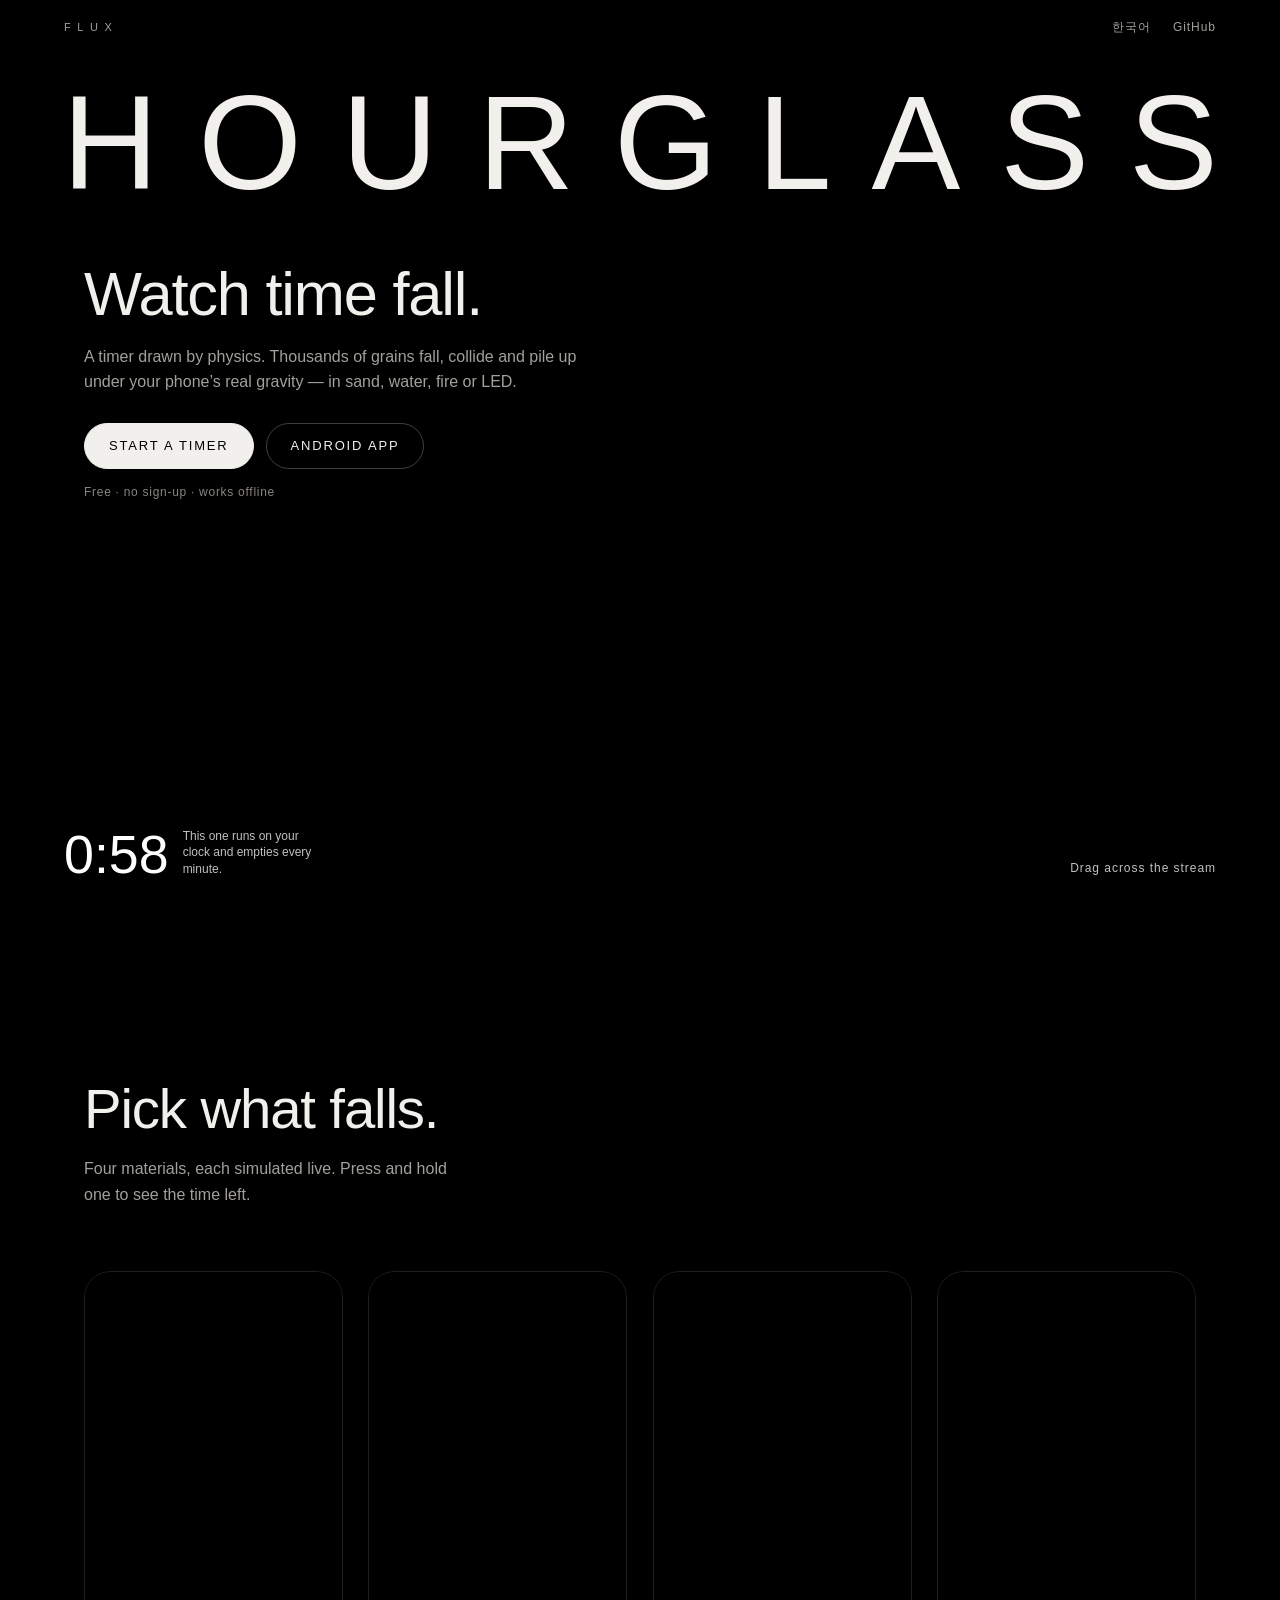
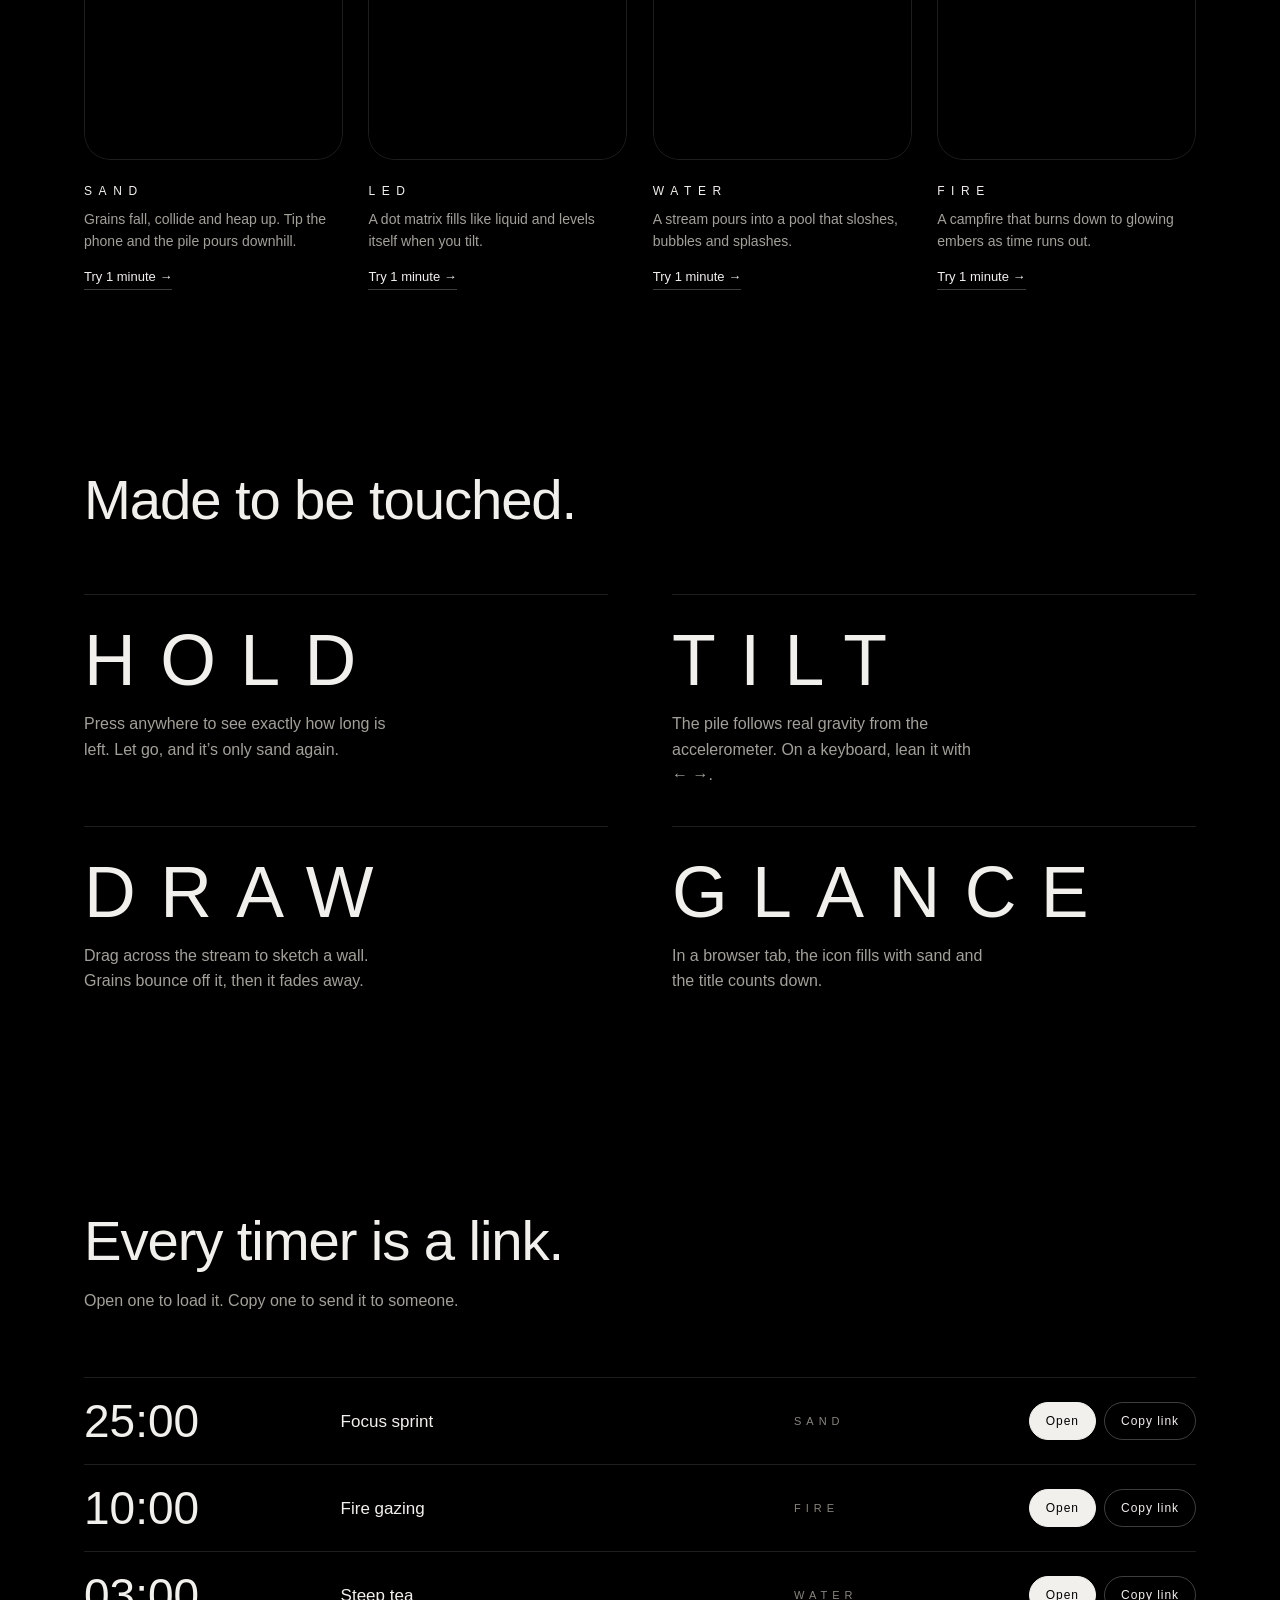
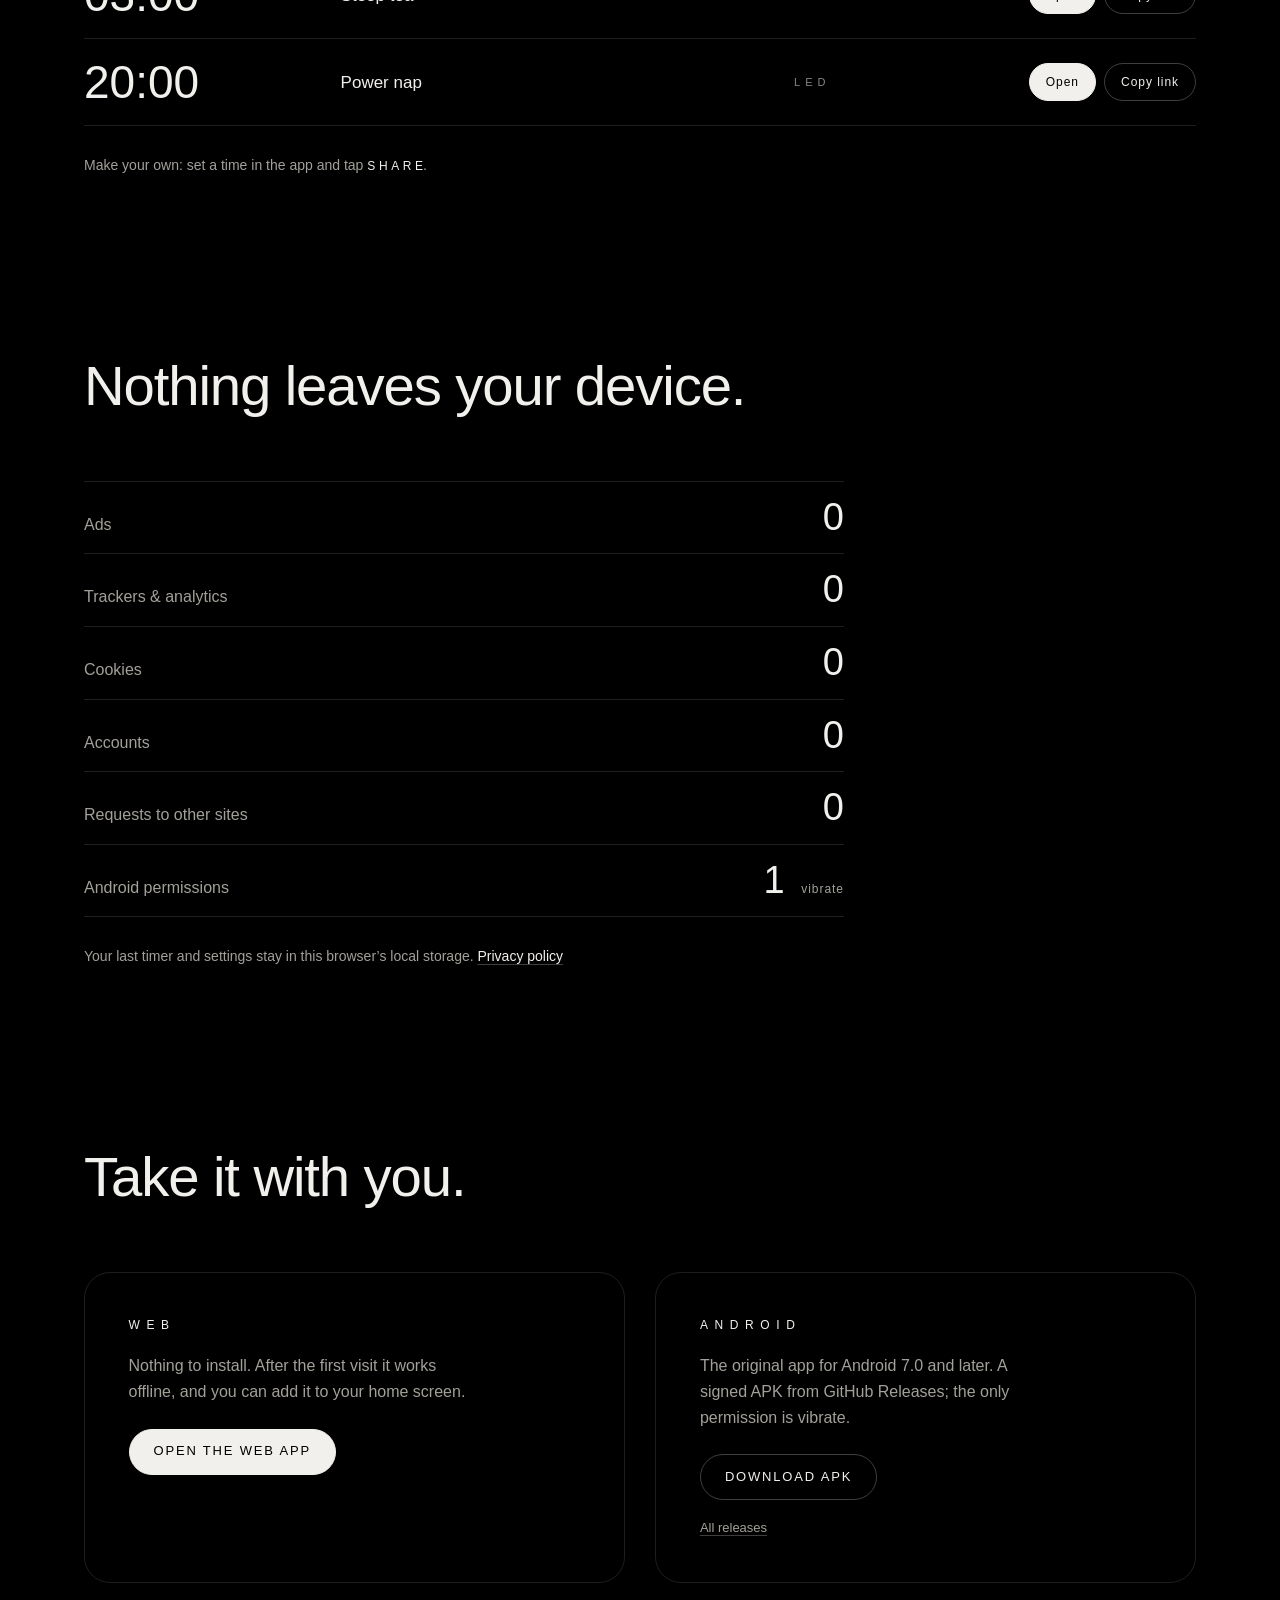
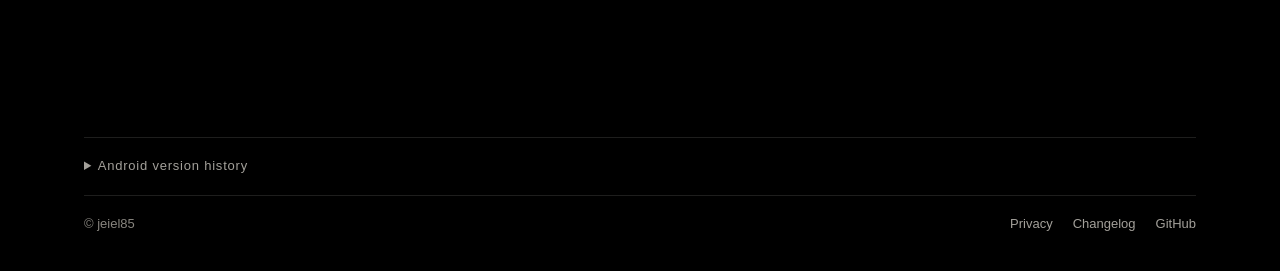
<file: docs/index.html>
<!doctype html>
<html lang="en">
  <head>
    <meta charset="utf-8" />
    <meta name="viewport" content="width=device-width, initial-scale=1, viewport-fit=cover" />
    <meta name="theme-color" content="#000000" />
    <meta name="color-scheme" content="dark" />
    <script>
      // Pick the language before first paint so the page never flashes the wrong one.
      (function () {
        // The old page had a Korean section at #kr; links to it still exist,
        // so that hash now means "Korean", ahead of any saved choice.
        var saved = null;
        try { saved = localStorage.getItem('fh.lang'); } catch (e) {}
        var lang = location.hash === '#kr'
          ? 'ko'
          : saved === 'ko' || saved === 'en'
            ? saved
            : (navigator.language || '').toLowerCase().indexOf('ko') === 0 ? 'ko' : 'en';
        document.documentElement.lang = lang;
      })();
    </script>
    <title>Flux Hourglass — a timer you can watch fall</title>
    <meta name="description" content="A particle-physics hourglass timer. Thousands of grains fall, collide and pile up under real gravity. Sand, water, fire or LED — in your browser or on Android. No ads, no tracking." />
    <link rel="canonical" href="https://jeiel85.github.io/flux-hourglass-android/" />
    <link rel="alternate" hreflang="en" href="https://jeiel85.github.io/flux-hourglass-android/" />
    <link rel="alternate" hreflang="ko" href="https://jeiel85.github.io/flux-hourglass-android/" />
    <meta property="og:type" content="website" />
    <meta property="og:site_name" content="Flux Hourglass" />
    <meta property="og:title" content="Flux Hourglass — a timer you can watch fall" />
    <meta property="og:description" content="Thousands of grains fall and pile up under real gravity. Pick sand, water, fire or LED — start a timer right in your browser." />
    <meta property="og:image" content="https://jeiel85.github.io/flux-hourglass-android/assets/og.png" />
    <meta property="og:image:width" content="1200" />
    <meta property="og:image:height" content="630" />
    <meta property="og:image:alt" content="A thin stream of white sand falling from the word HOURGLASS into a pile on a black background." />
    <meta property="og:url" content="https://jeiel85.github.io/flux-hourglass-android/" />
    <meta name="twitter:card" content="summary_large_image" />
    <link rel="icon" href="assets/favicon.svg" type="image/svg+xml" />
    <link rel="icon" href="assets/icon-32.png" type="image/png" sizes="32x32" />
    <link rel="apple-touch-icon" href="assets/apple-touch-icon.png" />
    <link rel="stylesheet" href="css/landing.css" />
    <script type="module" src="js/landing.js"></script>
  </head>
  <body>
    <a class="skip" href="#materials"><span data-l="en">Skip to content</span><span data-l="ko">본문으로 건너뛰기</span></a>

    <header class="bar">
      <a class="brand" href="./" aria-label="Flux Hourglass"><span class="sp">Flux</span></a>
      <nav class="bar-nav">
        <button type="button" class="lang" id="lang-toggle">
          <span data-l="en" lang="ko">한국어</span><span data-l="ko" lang="en">English</span>
        </button>
        <a href="https://github.com/jeiel85/flux-hourglass-android">GitHub</a>
      </nav>
    </header>

    <main>
      <!-- The hero is the hourglass: the word is the upper bulb, the stream
           is the neck, and the pile at the bottom follows your clock. -->
      <section class="hero" id="hero" aria-labelledby="hero-title">
        <canvas class="hero-canvas" id="hero-canvas" aria-hidden="true"></canvas>

        <div class="hero-copy">
          <h1 class="headline" id="hero-title">
            <span data-l="en">Watch time fall.</span>
            <span data-l="ko">시간이 떨어지는 걸 보세요.</span>
          </h1>
          <p class="lede" data-l="en">
            A timer drawn by physics. Thousands of grains fall, collide and pile up under your
            phone&rsquo;s real gravity&nbsp;&mdash; in sand, water, fire or&nbsp;LED.
          </p>
          <p class="lede" data-l="ko">
            물리 엔진이 그리는 타이머. 수천 개의 모래알이 폰의 실제 중력을 따라 떨어지고,
            부딪히고, 쌓입니다. 모래·물·불·LED 중에서 고르세요.
          </p>
          <div class="cta">
            <a class="btn btn-solid" href="app/">
              <span data-l="en">Start a timer</span><span data-l="ko">타이머 시작</span>
            </a>
            <a class="btn" href="#get">
              <span data-l="en">Android app</span><span data-l="ko">안드로이드 앱</span>
            </a>
          </div>
          <p class="fine">
            <span data-l="en">Free · no sign-up · works offline</span>
            <span data-l="ko">무료 · 가입 없음 · 오프라인 동작</span>
          </p>
        </div>

        <p class="word" id="word" aria-hidden="true"><span style="--i: 0">H</span><span style="--i: 1">O</span><span style="--i: 2">U</span><span style="--i: 3">R</span><span style="--i: 4">G</span><span style="--i: 5">L</span><span style="--i: 6">A</span><span style="--i: 7">S</span><span style="--i: 8">S</span></p>

        <div class="hero-foot">
          <p class="clock">
            <span class="clock-num" id="hero-clock">1:00</span>
            <span class="clock-note">
              <span data-l="en">This one runs on your clock and empties every minute.</span>
              <span data-l="ko">이 모래시계는 당신의 시계에 맞춰 1분마다 비워집니다.</span>
            </span>
          </p>
          <p class="hero-hint" id="hero-hint">
            <span class="hint-fine">
              <span data-l="en">Drag across the stream</span><span data-l="ko">모래 줄기를 가로질러 그어 보세요</span>
            </span>
            <span class="hint-touch">
              <span data-l="en">Tilt your phone</span><span data-l="ko">폰을 기울여 보세요</span>
            </span>
            <button type="button" class="tilt-btn" id="tilt-btn" hidden>
              <span data-l="en">Enable tilt</span><span data-l="ko">기울기 켜기</span>
            </button>
          </p>
        </div>
      </section>

      <section class="section materials" id="materials" aria-labelledby="materials-title">
        <div class="section-head">
          <h2 id="materials-title">
            <span data-l="en">Pick what falls.</span><span data-l="ko">무엇이 떨어질지 고르세요.</span>
          </h2>
          <p class="sub" data-l="en">Four materials, each simulated live. Press and hold one to see the time left.</p>
          <p class="sub" data-l="ko">네 가지 재료, 모두 실시간 시뮬레이션입니다. 길게 누르면 남은 시간이 보여요.</p>
        </div>

        <div class="cards" id="cards">
          <article class="card" data-mode="sand" data-cycle="20">
            <div class="screen">
              <canvas aria-hidden="true"></canvas>
              <div class="card-reveal" aria-hidden="true"><span class="sp">Remaining</span><b>00 : 00 : 00</b></div>
            </div>
            <h3 class="card-name sp">Sand</h3>
            <p data-l="en">Grains fall, collide and heap up. Tip the phone and the pile pours downhill.</p>
            <p data-l="ko">모래알이 떨어지고 부딪히며 쌓입니다. 폰을 기울이면 더미가 낮은 쪽으로 흘러내려요.</p>
            <a class="card-link" href="app/?t=1m&amp;m=sand"><span data-l="en">Try 1 minute</span><span data-l="ko">1분 체험</span> <span aria-hidden="true">→</span></a>
          </article>
          <article class="card" data-mode="led" data-cycle="14">
            <div class="screen">
              <canvas aria-hidden="true"></canvas>
              <div class="card-reveal" aria-hidden="true"><span class="sp">Remaining</span><b>00 : 00 : 00</b></div>
            </div>
            <h3 class="card-name sp">LED</h3>
            <p data-l="en">A dot matrix fills like liquid and levels itself when you tilt.</p>
            <p data-l="ko">도트 매트릭스가 액체처럼 차오르고, 기울이면 스스로 수평을 맞춥니다.</p>
            <a class="card-link" href="app/?t=1m&amp;m=led"><span data-l="en">Try 1 minute</span><span data-l="ko">1분 체험</span> <span aria-hidden="true">→</span></a>
          </article>
          <article class="card" data-mode="water" data-cycle="18">
            <div class="screen">
              <canvas aria-hidden="true"></canvas>
              <div class="card-reveal" aria-hidden="true"><span class="sp">Remaining</span><b>00 : 00 : 00</b></div>
            </div>
            <h3 class="card-name sp">Water</h3>
            <p data-l="en">A stream pours into a pool that sloshes, bubbles and splashes.</p>
            <p data-l="ko">물줄기가 쏟아지고, 수면이 출렁이며 거품과 물보라가 일어요.</p>
            <a class="card-link" href="app/?t=1m&amp;m=water"><span data-l="en">Try 1 minute</span><span data-l="ko">1분 체험</span> <span aria-hidden="true">→</span></a>
          </article>
          <article class="card" data-mode="fire" data-cycle="24">
            <div class="screen">
              <canvas aria-hidden="true"></canvas>
              <div class="card-reveal" aria-hidden="true"><span class="sp">Remaining</span><b>00 : 00 : 00</b></div>
            </div>
            <h3 class="card-name sp">Fire</h3>
            <p data-l="en">A campfire that burns down to glowing embers as time runs out.</p>
            <p data-l="ko">시간이 흐를수록 모닥불이 사그라들어 잔불만 남습니다.</p>
            <a class="card-link" href="app/?t=1m&amp;m=fire"><span data-l="en">Try 1 minute</span><span data-l="ko">1분 체험</span> <span aria-hidden="true">→</span></a>
          </article>
        </div>
      </section>

      <section class="section gestures" aria-labelledby="gestures-title">
        <div class="section-head">
          <h2 id="gestures-title">
            <span data-l="en">Made to be touched.</span><span data-l="ko">만지면 반응합니다.</span>
          </h2>
        </div>
        <dl class="verbs">
          <div class="verb">
            <dt class="sp">Hold</dt>
            <dd data-l="en">Press anywhere to see exactly how long is left. Let go, and it&rsquo;s only sand again.</dd>
            <dd data-l="ko">화면을 누르고 있으면 정확한 남은 시간이 떠오릅니다. 손을 떼면 다시 모래만 남아요.</dd>
          </div>
          <div class="verb">
            <dt class="sp">Tilt</dt>
            <dd data-l="en">The pile follows real gravity from the accelerometer. On a keyboard, lean it with <span class="nowrap">← →</span>.</dd>
            <dd data-l="ko">가속도 센서의 실제 중력을 따라 더미가 쏠립니다. 키보드에서는 <span class="nowrap">← →</span> 로 기울여요.</dd>
          </div>
          <div class="verb">
            <dt class="sp">Draw</dt>
            <dd data-l="en">Drag across the stream to sketch a wall. Grains bounce off it, then it fades away.</dd>
            <dd data-l="ko">줄기를 가로질러 그으면 벽이 생깁니다. 모래알이 튕겨 나가고, 벽은 서서히 사라져요.</dd>
          </div>
          <div class="verb">
            <dt class="sp">Glance</dt>
            <dd data-l="en">In a browser tab, the icon fills with sand and the title counts down.</dd>
            <dd data-l="ko">브라우저 탭에서는 아이콘에 모래가 차오르고, 탭 제목이 카운트다운합니다.</dd>
          </div>
        </dl>
      </section>

      <section class="section links" aria-labelledby="links-title">
        <div class="section-head">
          <h2 id="links-title">
            <span data-l="en">Every timer is a link.</span><span data-l="ko">모든 타이머는 링크입니다.</span>
          </h2>
          <p class="sub" data-l="en">Open one to load it. Copy one to send it to someone.</p>
          <p class="sub" data-l="ko">열면 바로 세팅되고, 복사하면 그대로 보낼 수 있어요.</p>
        </div>
        <ul class="board" id="board">
          <li class="row" data-t="25m" data-m="sand">
            <span class="row-time">25:00</span>
            <span class="row-name"><span data-l="en">Focus sprint</span><span data-l="ko">집중 25분</span></span>
            <span class="row-mat sp">Sand</span>
            <span class="row-actions">
              <a class="row-open" href="app/?t=25m&amp;m=sand"><span data-l="en">Open</span><span data-l="ko">열기</span></a>
              <button type="button" class="row-copy"><span data-l="en">Copy link</span><span data-l="ko">링크 복사</span></button>
            </span>
          </li>
          <li class="row" data-t="10m" data-m="fire">
            <span class="row-time">10:00</span>
            <span class="row-name"><span data-l="en">Fire gazing</span><span data-l="ko">불멍</span></span>
            <span class="row-mat sp">Fire</span>
            <span class="row-actions">
              <a class="row-open" href="app/?t=10m&amp;m=fire"><span data-l="en">Open</span><span data-l="ko">열기</span></a>
              <button type="button" class="row-copy"><span data-l="en">Copy link</span><span data-l="ko">링크 복사</span></button>
            </span>
          </li>
          <li class="row" data-t="3m" data-m="water">
            <span class="row-time">03:00</span>
            <span class="row-name"><span data-l="en">Steep tea</span><span data-l="ko">차 우리기</span></span>
            <span class="row-mat sp">Water</span>
            <span class="row-actions">
              <a class="row-open" href="app/?t=3m&amp;m=water"><span data-l="en">Open</span><span data-l="ko">열기</span></a>
              <button type="button" class="row-copy"><span data-l="en">Copy link</span><span data-l="ko">링크 복사</span></button>
            </span>
          </li>
          <li class="row" data-t="20m" data-m="led">
            <span class="row-time">20:00</span>
            <span class="row-name"><span data-l="en">Power nap</span><span data-l="ko">짧은 낮잠</span></span>
            <span class="row-mat sp">LED</span>
            <span class="row-actions">
              <a class="row-open" href="app/?t=20m&amp;m=led"><span data-l="en">Open</span><span data-l="ko">열기</span></a>
              <button type="button" class="row-copy"><span data-l="en">Copy link</span><span data-l="ko">링크 복사</span></button>
            </span>
          </li>
        </ul>
        <p class="note" data-l="en">Make your own: set a time in the app and tap <span class="sp">Share</span>.</p>
        <p class="note" data-l="ko">직접 만들기: 앱에서 시간을 맞추고 <span class="sp">Share</span>를 누르세요.</p>
      </section>

      <section class="section privacy" aria-labelledby="privacy-title">
        <div class="section-head">
          <h2 id="privacy-title">
            <span data-l="en">Nothing leaves your device.</span><span data-l="ko">아무것도 기기 밖으로 나가지 않습니다.</span>
          </h2>
        </div>
        <dl class="ledger">
          <div><dt><span data-l="en">Ads</span><span data-l="ko">광고</span></dt><dd>0</dd></div>
          <div><dt><span data-l="en">Trackers &amp; analytics</span><span data-l="ko">추적·분석 도구</span></dt><dd>0</dd></div>
          <div><dt><span data-l="en">Cookies</span><span data-l="ko">쿠키</span></dt><dd>0</dd></div>
          <div><dt><span data-l="en">Accounts</span><span data-l="ko">계정</span></dt><dd>0</dd></div>
          <div><dt><span data-l="en">Requests to other sites</span><span data-l="ko">다른 사이트로 보내는 요청</span></dt><dd>0</dd></div>
          <div><dt><span data-l="en">Android permissions</span><span data-l="ko">안드로이드 권한</span></dt><dd>1 <small><span data-l="en">vibrate</span><span data-l="ko">진동</span></small></dd></div>
        </dl>
        <p class="note" data-l="en">
          Your last timer and settings stay in this browser&rsquo;s local storage.
          <a href="privacy.html">Privacy policy</a>
        </p>
        <p class="note" data-l="ko">
          마지막 타이머와 설정은 이 브라우저의 로컬 저장소에만 남습니다.
          <a href="privacy.html#kr">개인정보처리방침</a>
        </p>
      </section>

      <section class="section get" id="get" aria-labelledby="get-title">
        <div class="section-head">
          <h2 id="get-title"><span data-l="en">Take it with you.</span><span data-l="ko">어디서든 쓰세요.</span></h2>
        </div>
        <div class="get-grid">
          <div class="get-card">
            <h3 class="sp">Web</h3>
            <p data-l="en">Nothing to install. After the first visit it works offline, and you can add it to your home screen.</p>
            <p data-l="ko">설치할 것 없이 바로. 한 번 열면 오프라인에서도 되고, 홈 화면에 추가할 수 있어요.</p>
            <a class="btn btn-solid" href="app/"><span data-l="en">Open the web app</span><span data-l="ko">웹 앱 열기</span></a>
          </div>
          <div class="get-card">
            <h3 class="sp">Android</h3>
            <p data-l="en">The original app for Android 7.0 and later. A signed APK from GitHub Releases; the only permission is vibrate.</p>
            <p data-l="ko">원조 안드로이드 앱. 안드로이드 7.0 이상, GitHub 릴리스의 서명된 APK이며 권한은 진동 하나뿐입니다.</p>
            <a class="btn" href="https://github.com/jeiel85/flux-hourglass-android/releases/latest/download/app-release.apk">
              <span data-l="en">Download APK</span><span data-l="ko">APK 다운로드</span>
            </a>
            <a class="quiet" href="https://github.com/jeiel85/flux-hourglass-android/releases"><span data-l="en">All releases</span><span data-l="ko">전체 릴리스</span></a>
          </div>
        </div>
      </section>
    </main>

    <footer class="foot">
      <details class="versions">
        <summary><span data-l="en">Android version history</span><span data-l="ko">안드로이드 버전 기록</span></summary>
        <table>
          <thead>
            <tr><th scope="col">Version</th><th scope="col">Date</th><th scope="col">Notes</th></tr>
          </thead>
          <tbody>
            <!-- versions:start — generated from docs/releases/versions.json by scripts/web/versions.mjs -->
            <tr><td><a href="https://github.com/jeiel85/flux-hourglass-android/blob/main/docs/releases/v1.10.0.md">1.10.0</a></td><td>2026-08-10</td><td>Trim 15 modes to 4 (Sand/Water/Fire/LED); LED liquid-level rework, Sand soundscape, Fire gravity setting.</td></tr>
            <tr><td><a href="https://github.com/jeiel85/flux-hourglass-android/blob/main/docs/releases/v1.9.1.md">1.9.1</a></td><td>2026-06-15</td><td>Fix: time picker &amp; START button could disappear on the setup screen.</td></tr>
            <tr><td><a href="https://github.com/jeiel85/flux-hourglass-android/blob/main/docs/releases/v1.9.0.md">1.9.0</a></td><td>2026-06-15</td><td>Swipeable single-row object selector.</td></tr>
            <tr><td><a href="https://github.com/jeiel85/flux-hourglass-android/blob/main/docs/releases/v1.8.0.md">1.8.0</a></td><td>2026-06-15</td><td>Sandbox Settings, Procedural Soundscapes, Interactive obstacle drawing.</td></tr>
            <tr><td><a href="https://github.com/jeiel85/flux-hourglass-android/blob/main/docs/releases/v1.7.0.md">1.7.0</a></td><td>2026-06-14</td><td>5 premium modes: Magnetic, Aurora, Rain, Black Hole, Electric.</td></tr>
            <tr><td><a href="https://github.com/jeiel85/flux-hourglass-android/blob/main/docs/releases/v1.6.0.md">1.6.0</a></td><td>2026-06-13</td><td>Premium Fire Mode + interactive tilt physics.</td></tr>
            <tr><td><a href="https://github.com/jeiel85/flux-hourglass-android/blob/main/docs/releases/v1.5.0.md">1.5.0</a></td><td>2026-05-28</td><td>Premium Water Mode + spring-damper sloshing, Immersive Mode.</td></tr>
            <tr><td><a href="https://github.com/jeiel85/flux-hourglass-android/blob/main/docs/releases/v1.4.0.md">1.4.0</a></td><td>2026-05-28</td><td>Snapping gravity screen rotation &amp; pile rescaling.</td></tr>
            <tr><td><a href="https://github.com/jeiel85/flux-hourglass-android/blob/main/docs/releases/v1.3.0.md">1.3.0</a></td><td>2026-05-28</td><td>Retro LED Grid Mode &amp; gyro-based pile slumping.</td></tr>
            <tr><td><a href="https://github.com/jeiel85/flux-hourglass-android/blob/main/docs/releases/v1.2.0.md">1.2.0</a></td><td>2026-05-27</td><td>Completion chime + persisted last duration.</td></tr>
            <tr><td><a href="https://github.com/jeiel85/flux-hourglass-android/blob/main/docs/releases/v1.1.0.md">1.1.0</a></td><td>2026-05-27</td><td>Quick presets, pause/resume, keep-screen-on.</td></tr>
            <tr><td><a href="https://github.com/jeiel85/flux-hourglass-android/blob/main/docs/releases/v1.0.0.md">1.0.0</a></td><td>2026-05-27</td><td>Initial release — particle hourglass core.</td></tr>
            <!-- versions:end -->
          </tbody>
        </table>
      </details>
      <div class="foot-row">
        <span>© jeiel85</span>
        <span class="foot-links">
          <a href="privacy.html"><span data-l="en">Privacy</span><span data-l="ko">개인정보처리방침</span></a>
          <a href="https://github.com/jeiel85/flux-hourglass-android/blob/main/CHANGELOG.md">Changelog</a>
          <a href="https://github.com/jeiel85/flux-hourglass-android">GitHub</a>
        </span>
      </div>
    </footer>

    <div class="toast" id="toast" role="status" aria-live="polite"></div>
  </body>
</html>
</file>
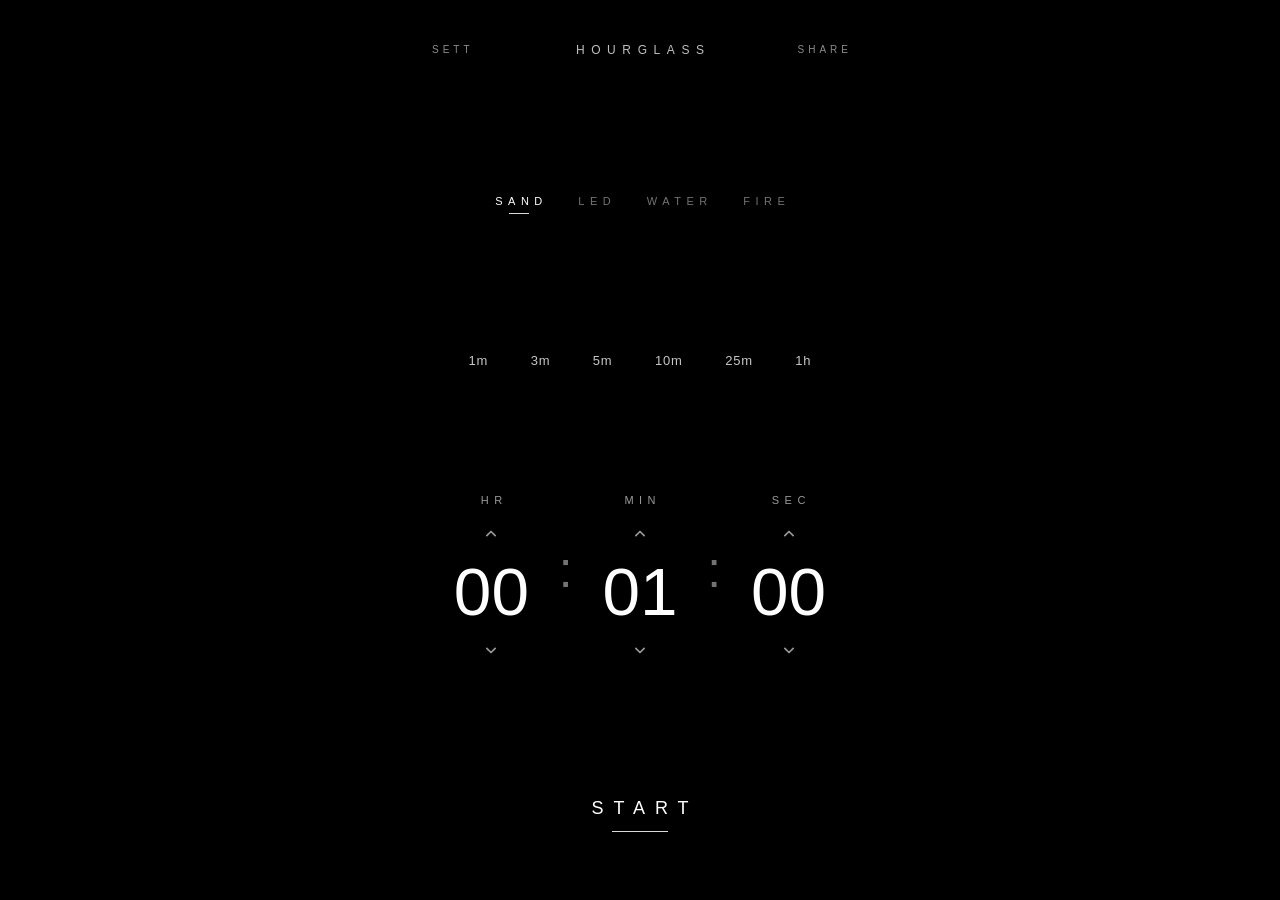
<file: docs/app/index.html>
<!doctype html>
<html lang="en">
  <head>
    <meta charset="utf-8" />
    <meta name="viewport" content="width=device-width, initial-scale=1, viewport-fit=cover" />
    <meta name="theme-color" content="#000000" />
    <meta name="color-scheme" content="dark" />
    <title>Hourglass — particle-physics timer</title>
    <meta name="description" content="A timer you can watch: thousands of grains fall and pile up under real gravity. Sand, water, fire or LED. Runs in your browser, works offline, no tracking." />
    <link rel="canonical" href="https://jeiel85.github.io/flux-hourglass-android/app/" />
    <meta property="og:type" content="website" />
    <meta property="og:site_name" content="Flux Hourglass" />
    <meta property="og:title" content="Flux Hourglass — a timer you can watch" />
    <meta property="og:description" content="Thousands of grains fall and pile up under real gravity. Pick sand, water, fire or LED and start a timer in your browser." />
    <meta property="og:image" content="https://jeiel85.github.io/flux-hourglass-android/assets/og.png" />
    <meta property="og:image:width" content="1200" />
    <meta property="og:image:height" content="630" />
    <meta property="og:url" content="https://jeiel85.github.io/flux-hourglass-android/app/" />
    <meta name="twitter:card" content="summary_large_image" />
    <link rel="manifest" href="manifest.webmanifest" />
    <link rel="icon" id="favicon" href="../assets/favicon.svg" type="image/svg+xml" />
    <link rel="apple-touch-icon" href="../assets/apple-touch-icon.png" />
    <meta name="apple-mobile-web-app-capable" content="yes" />
    <meta name="mobile-web-app-capable" content="yes" />
    <meta name="apple-mobile-web-app-status-bar-style" content="black-translucent" />
    <meta name="apple-mobile-web-app-title" content="Hourglass" />
    <link rel="stylesheet" href="../css/app.css" />
    <script type="module" src="../js/app.js"></script>
  </head>
  <body>
    <main id="setup" class="screen setup" aria-label="Set a timer">
      <header class="top">
        <button class="corner" id="btn-settings" type="button" aria-haspopup="dialog" aria-label="Physics settings">
          <span class="sp">Sett</span>
        </button>
        <h1 class="title"><span class="sp">Hourglass</span></h1>
        <button class="corner" id="btn-share" type="button" aria-label="Share this timer">
          <span class="sp">Share</span>
        </button>
      </header>

      <div class="modes-wrap">
        <div class="modes" id="modes" role="radiogroup" aria-label="What falls"></div>
      </div>

      <div class="presets" id="presets" aria-label="Quick presets">
        <button type="button" data-secs="60">1m</button>
        <button type="button" data-secs="180">3m</button>
        <button type="button" data-secs="300">5m</button>
        <button type="button" data-secs="600">10m</button>
        <button type="button" data-secs="1500">25m</button>
        <button type="button" data-secs="3600">1h</button>
      </div>

      <div class="picker" id="picker">
        <div class="col" data-unit="h" data-max="99" data-name="Hours">
          <span class="lbl sp" aria-hidden="true">Hr</span>
          <button type="button" class="arrow up" tabindex="-1" aria-label="More hours"><svg viewBox="0 0 24 24" aria-hidden="true"><path d="M7 14l5-5 5 5" /></svg></button>
          <div class="num" role="spinbutton" tabindex="0" aria-label="Hours" aria-valuemin="0" aria-valuemax="99">00</div>
          <button type="button" class="arrow down" tabindex="-1" aria-label="Fewer hours"><svg viewBox="0 0 24 24" aria-hidden="true"><path d="M7 10l5 5 5-5" /></svg></button>
        </div>
        <span class="colon" aria-hidden="true">:</span>
        <div class="col" data-unit="m" data-max="59" data-name="Minutes">
          <span class="lbl sp" aria-hidden="true">Min</span>
          <button type="button" class="arrow up" tabindex="-1" aria-label="More minutes"><svg viewBox="0 0 24 24" aria-hidden="true"><path d="M7 14l5-5 5 5" /></svg></button>
          <div class="num" role="spinbutton" tabindex="0" aria-label="Minutes" aria-valuemin="0" aria-valuemax="59">01</div>
          <button type="button" class="arrow down" tabindex="-1" aria-label="Fewer minutes"><svg viewBox="0 0 24 24" aria-hidden="true"><path d="M7 10l5 5 5-5" /></svg></button>
        </div>
        <span class="colon" aria-hidden="true">:</span>
        <div class="col" data-unit="s" data-max="59" data-name="Seconds">
          <span class="lbl sp" aria-hidden="true">Sec</span>
          <button type="button" class="arrow up" tabindex="-1" aria-label="More seconds"><svg viewBox="0 0 24 24" aria-hidden="true"><path d="M7 14l5-5 5 5" /></svg></button>
          <div class="num" role="spinbutton" tabindex="0" aria-label="Seconds" aria-valuemin="0" aria-valuemax="59">00</div>
          <button type="button" class="arrow down" tabindex="-1" aria-label="Fewer seconds"><svg viewBox="0 0 24 24" aria-hidden="true"><path d="M7 10l5 5 5-5" /></svg></button>
        </div>
      </div>

      <button class="start" id="btn-start" type="button"><span class="sp">Start</span></button>
    </main>

    <section id="run" class="screen run" hidden aria-label="Timer running">
      <canvas id="stage" aria-hidden="true"></canvas>
      <p class="hint" id="hint" aria-hidden="true"></p>
      <div class="reveal" id="reveal" aria-hidden="true">
        <span class="lbl sp">Remaining</span>
        <span class="time" id="reveal-time">00 : 00 : 00</span>
      </div>
      <p class="sr-only" id="sr-time" aria-live="off"></p>
      <div class="controls">
        <button class="pill" id="btn-pause" type="button"><span class="sp">Pause</span></button>
        <button class="pill" id="btn-sound" type="button" aria-pressed="false"><span class="sp">Mute</span></button>
        <button class="pill" id="btn-reset" type="button"><span class="sp">Reset</span></button>
      </div>
    </section>

    <section id="paused" class="screen paused" hidden aria-label="Paused">
      <span class="lbl sp">Paused</span>
      <div class="paused-mid">
        <span class="time" id="paused-time">00 : 00 : 00</span>
        <span class="pct sp" id="paused-pct">0 % remaining</span>
      </div>
      <div class="paused-actions">
        <button class="line-btn small" id="btn-paused-reset" type="button"><span class="sp">Reset</span></button>
        <button class="line-btn" id="btn-resume" type="button"><span class="sp">Resume</span></button>
      </div>
    </section>

    <section id="done" class="screen done" hidden aria-label="Time is up">
      <div class="done-inner">
        <h2 class="end sp">End</h2>
        <p class="sub sp">Time is fulfilled</p>
        <button class="line-btn" id="btn-again" type="button"><span class="sp">Again</span></button>
      </div>
    </section>

    <dialog id="settings" class="sheet" aria-labelledby="settings-title">
      <form method="dialog" class="sheet-body">
        <h2 id="settings-title" class="sheet-title sp">Sandbox physics</h2>
        <label class="slider">
          <span class="row"><span class="name sp">Gravity sensitivity</span><output data-for="gravity">1.0x</output></span>
          <input type="range" name="gravity" min="0.3" max="2.5" step="0.1" value="1" />
        </label>
        <label class="slider">
          <span class="row"><span class="name sp">Particle size</span><output data-for="size">1.0x</output></span>
          <input type="range" name="size" min="0.6" max="2.2" step="0.1" value="1" />
        </label>
        <label class="slider">
          <span class="row"><span class="name sp">Particle density</span><output data-for="density">1.0x</output></span>
          <input type="range" name="density" min="0.5" max="2" step="0.1" value="1" />
        </label>
        <div class="level" id="level-row" hidden>
          <button type="button" class="line-btn small" id="btn-level"><span class="sp">Set current tilt as level</span></button>
        </div>
        <button class="line-btn done-btn" value="done"><span class="sp">Done</span></button>
      </form>
    </dialog>

    <div class="toast" id="toast" role="status" aria-live="polite"></div>
    <noscript><p class="noscript">Hourglass needs JavaScript to run the particle simulation.</p></noscript>
  </body>
</html>
</file>
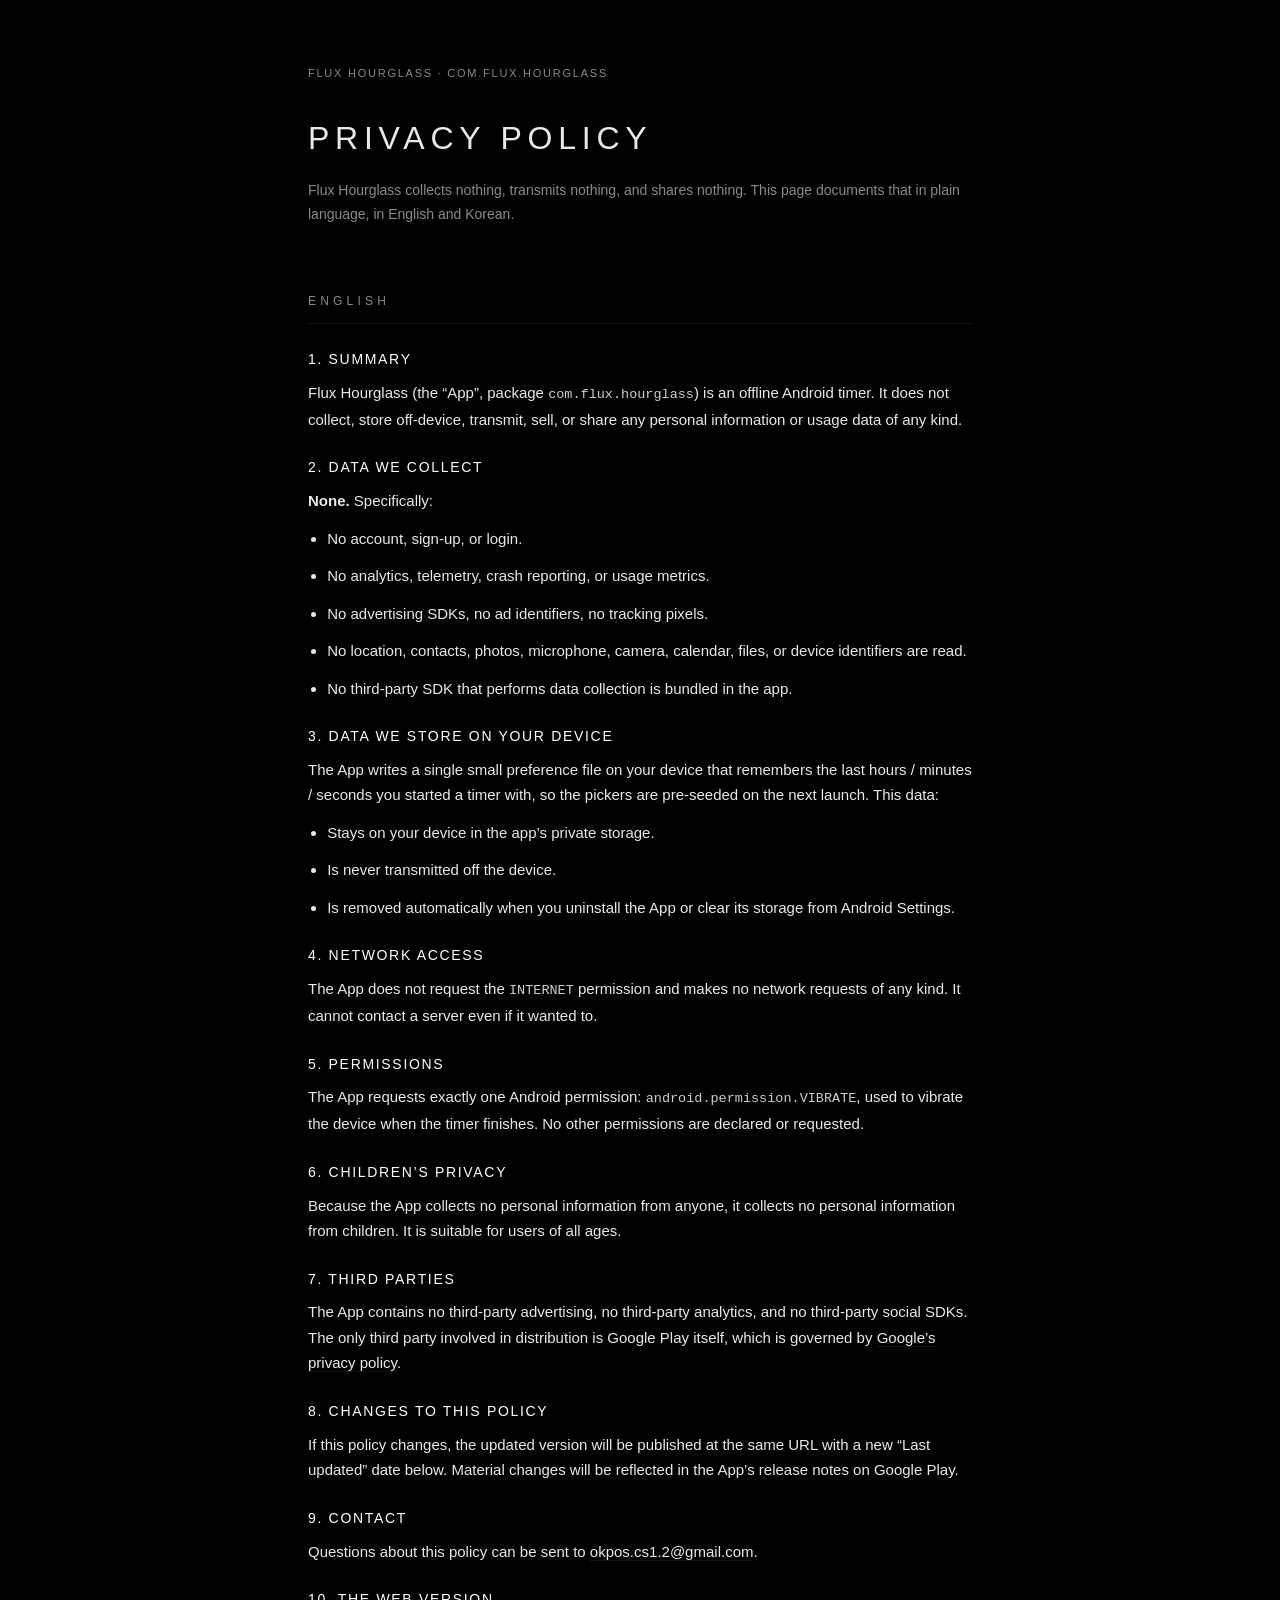
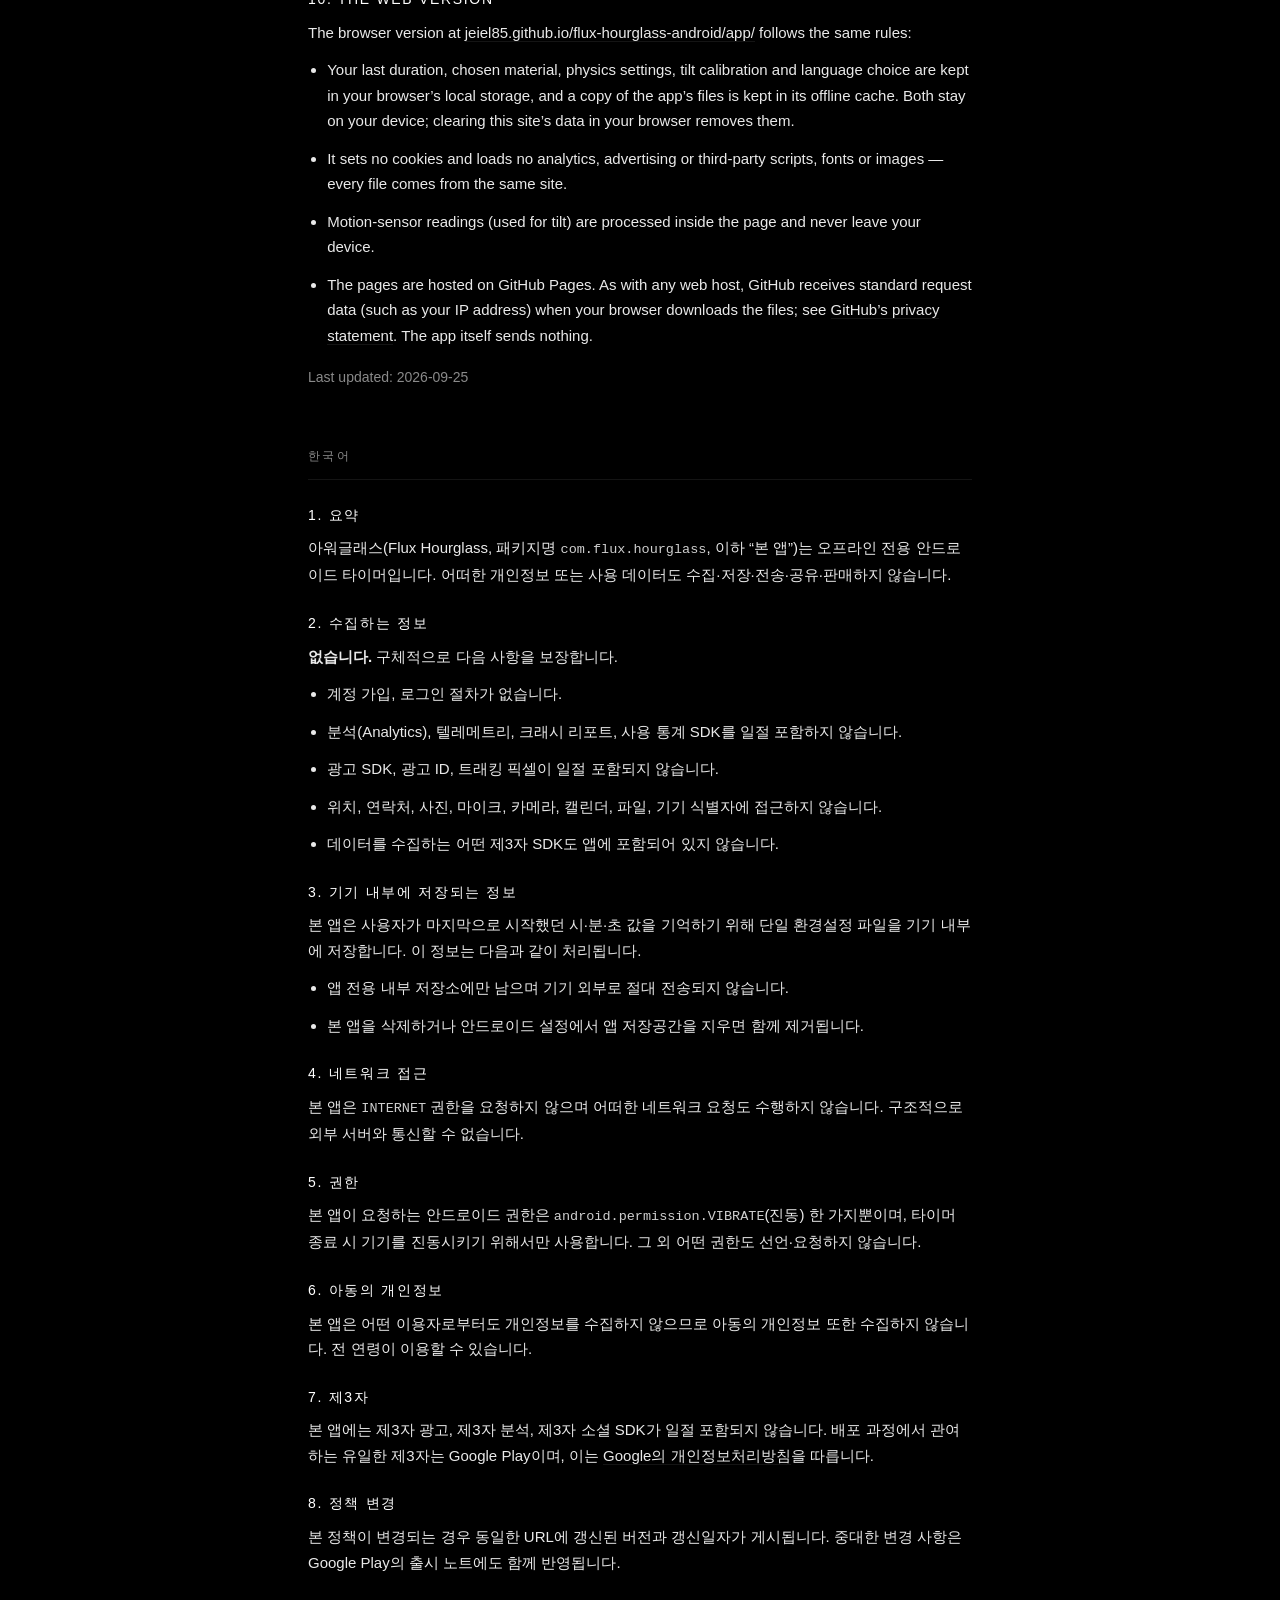
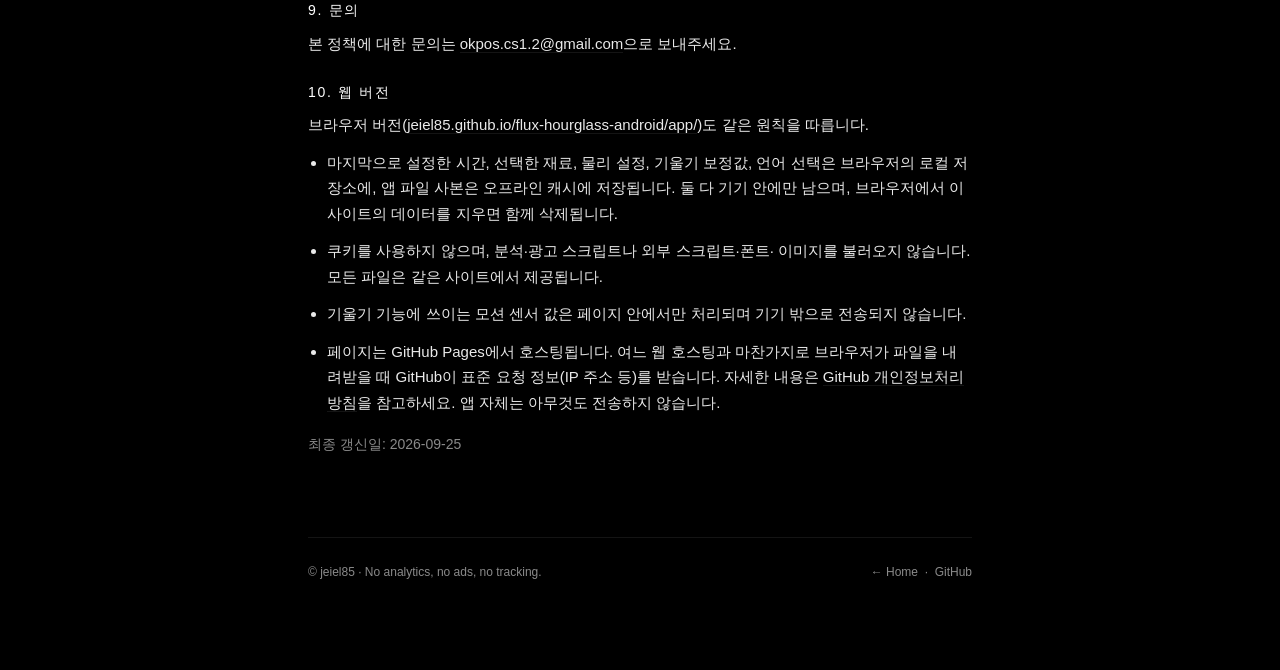
<file: docs/privacy.html>
<!doctype html>
<html lang="en">
  <head>
    <meta charset="utf-8" />
    <meta name="viewport" content="width=device-width, initial-scale=1, viewport-fit=cover" />
    <meta name="color-scheme" content="dark" />
    <meta name="theme-color" content="#000000" />
    <title>Flux Hourglass — Privacy Policy</title>
    <meta
      name="description"
      content="Privacy policy for Flux Hourglass, a minimalist Android timer. No data is collected, transmitted, or shared. The only permission requested is VIBRATE."
    />
    <link rel="icon" href="assets/favicon.svg" type="image/svg+xml" />
    <style>
      :root {
        --bg: #000;
        --fg: #e9e9e9;
        --muted: #8a8a8a;
        --hair: rgba(255, 255, 255, 0.08);
        --accent: #fff;
      }
      * { box-sizing: border-box; }
      html, body {
        margin: 0;
        background: var(--bg);
        color: var(--fg);
        font-family: -apple-system, BlinkMacSystemFont, "Segoe UI", "Helvetica Neue",
          "Inter", "Pretendard", "Noto Sans KR", sans-serif;
        font-weight: 300;
        -webkit-font-smoothing: antialiased;
        text-rendering: optimizeLegibility;
        line-height: 1.7;
      }
      a {
        color: var(--fg);
        text-decoration: none;
        border-bottom: 1px solid var(--hair);
        transition: border-color 0.15s ease;
      }
      a:hover { border-bottom-color: var(--accent); }
      code {
        font-family: ui-monospace, SFMono-Regular, "JetBrains Mono", Menlo, monospace;
        font-size: 0.9em;
        color: #cfcfcf;
      }
      .wrap {
        max-width: 720px;
        padding: 64px 28px 96px;
        margin: 0 auto;
      }
      header.hero { margin-bottom: 64px; }
      .hero h1 {
        font-size: 32px;
        font-weight: 200;
        letter-spacing: 0.18em;
        margin: 0 0 14px;
        text-transform: uppercase;
      }
      .hero p.lead {
        font-size: 14px;
        color: var(--muted);
        margin: 0;
      }
      .hero .meta {
        font-size: 11px;
        color: var(--muted);
        letter-spacing: 0.16em;
        text-transform: uppercase;
        margin: 0 0 28px;
      }
      section { margin: 0 0 56px; }
      h2 {
        font-size: 12px;
        font-weight: 400;
        letter-spacing: 0.35em;
        text-transform: uppercase;
        color: var(--muted);
        border-bottom: 1px solid var(--hair);
        padding-bottom: 12px;
        margin: 0 0 24px;
      }
      h3 {
        font-size: 14px;
        font-weight: 400;
        letter-spacing: 0.12em;
        text-transform: uppercase;
        margin: 24px 0 8px;
        color: var(--accent);
      }
      p, li {
        margin: 0 0 12px;
        color: var(--fg);
        font-size: 15px;
      }
      p.muted, li.muted { color: var(--muted); font-size: 14px; }
      ul { padding-left: 1.2em; margin: 0 0 18px; }
      .kr h2 { letter-spacing: 0.2em; }

      footer {
        margin-top: 80px;
        padding-top: 24px;
        border-top: 1px solid var(--hair);
        color: var(--muted);
        font-size: 12px;
        display: flex;
        flex-wrap: wrap;
        justify-content: space-between;
        gap: 16px;
      }
      footer a { color: var(--muted); border-bottom-color: transparent; }
      footer a:hover { color: var(--fg); }

      @media (max-width: 720px) {
        .wrap { padding: 40px 22px 64px; }
        .hero h1 { font-size: 26px; }
      }
    </style>
  </head>
  <body>
    <div class="wrap">
      <header class="hero">
        <p class="meta">Flux Hourglass · com.flux.hourglass</p>
        <h1>Privacy Policy</h1>
        <p class="lead">
          Flux Hourglass collects nothing, transmits nothing, and shares nothing.
          This page documents that in plain language, in English and Korean.
        </p>
      </header>

      <section>
        <h2>English</h2>

        <h3>1. Summary</h3>
        <p>
          Flux Hourglass (the &ldquo;App&rdquo;, package
          <code>com.flux.hourglass</code>) is an offline Android timer. It does
          not collect, store off-device, transmit, sell, or share any personal
          information or usage data of any kind.
        </p>

        <h3>2. Data we collect</h3>
        <p><strong>None.</strong> Specifically:</p>
        <ul>
          <li>No account, sign-up, or login.</li>
          <li>No analytics, telemetry, crash reporting, or usage metrics.</li>
          <li>No advertising SDKs, no ad identifiers, no tracking pixels.</li>
          <li>
            No location, contacts, photos, microphone, camera, calendar, files,
            or device identifiers are read.
          </li>
          <li>
            No third-party SDK that performs data collection is bundled in the
            app.
          </li>
        </ul>

        <h3>3. Data we store on your device</h3>
        <p>
          The App writes a single small preference file on your device that
          remembers the last hours / minutes / seconds you started a timer with,
          so the pickers are pre-seeded on the next launch. This data:
        </p>
        <ul>
          <li>Stays on your device in the app&rsquo;s private storage.</li>
          <li>Is never transmitted off the device.</li>
          <li>
            Is removed automatically when you uninstall the App or clear its
            storage from Android Settings.
          </li>
        </ul>

        <h3>4. Network access</h3>
        <p>
          The App does not request the <code>INTERNET</code> permission and
          makes no network requests of any kind. It cannot contact a server
          even if it wanted to.
        </p>

        <h3>5. Permissions</h3>
        <p>
          The App requests exactly one Android permission:
          <code>android.permission.VIBRATE</code>, used to vibrate the device
          when the timer finishes. No other permissions are declared or
          requested.
        </p>

        <h3>6. Children&rsquo;s privacy</h3>
        <p>
          Because the App collects no personal information from anyone, it
          collects no personal information from children. It is suitable for
          users of all ages.
        </p>

        <h3>7. Third parties</h3>
        <p>
          The App contains no third-party advertising, no third-party analytics,
          and no third-party social SDKs. The only third party involved in
          distribution is Google Play itself, which is governed by
          <a href="https://policies.google.com/privacy">Google&rsquo;s privacy policy</a>.
        </p>

        <h3>8. Changes to this policy</h3>
        <p>
          If this policy changes, the updated version will be published at the
          same URL with a new &ldquo;Last updated&rdquo; date below. Material
          changes will be reflected in the App&rsquo;s release notes on Google
          Play.
        </p>

        <h3>9. Contact</h3>
        <p>
          Questions about this policy can be sent to
          <a href="mailto:okpos.cs1.2@gmail.com">okpos.cs1.2@gmail.com</a>.
        </p>

        <h3>10. The web version</h3>
        <p>
          The browser version at
          <a href="app/">jeiel85.github.io/flux-hourglass-android/app/</a>
          follows the same rules:
        </p>
        <ul>
          <li>
            Your last duration, chosen material, physics settings, tilt
            calibration and language choice are kept in your browser&rsquo;s
            local storage, and a copy of the app&rsquo;s files is kept in its
            offline cache. Both stay on your device; clearing this site&rsquo;s
            data in your browser removes them.
          </li>
          <li>
            It sets no cookies and loads no analytics, advertising or
            third-party scripts, fonts or images &mdash; every file comes from
            the same site.
          </li>
          <li>
            Motion-sensor readings (used for tilt) are processed inside the
            page and never leave your device.
          </li>
          <li>
            The pages are hosted on GitHub Pages. As with any web host, GitHub
            receives standard request data (such as your IP address) when your
            browser downloads the files; see
            <a href="https://docs.github.com/site-policy/privacy-policies/github-general-privacy-statement">GitHub&rsquo;s privacy statement</a>.
            The app itself sends nothing.
          </li>
        </ul>

        <p class="muted">Last updated: 2026-09-25</p>
      </section>

      <section id="kr" class="kr">
        <h2>한국어</h2>

        <h3>1. 요약</h3>
        <p>
          아워글래스(Flux Hourglass, 패키지명
          <code>com.flux.hourglass</code>, 이하 &ldquo;본 앱&rdquo;)는 오프라인
          전용 안드로이드 타이머입니다. 어떠한 개인정보 또는 사용 데이터도
          수집·저장·전송·공유·판매하지 않습니다.
        </p>

        <h3>2. 수집하는 정보</h3>
        <p><strong>없습니다.</strong> 구체적으로 다음 사항을 보장합니다.</p>
        <ul>
          <li>계정 가입, 로그인 절차가 없습니다.</li>
          <li>
            분석(Analytics), 텔레메트리, 크래시 리포트, 사용 통계 SDK를 일절
            포함하지 않습니다.
          </li>
          <li>
            광고 SDK, 광고 ID, 트래킹 픽셀이 일절 포함되지 않습니다.
          </li>
          <li>
            위치, 연락처, 사진, 마이크, 카메라, 캘린더, 파일, 기기 식별자에
            접근하지 않습니다.
          </li>
          <li>
            데이터를 수집하는 어떤 제3자 SDK도 앱에 포함되어 있지 않습니다.
          </li>
        </ul>

        <h3>3. 기기 내부에 저장되는 정보</h3>
        <p>
          본 앱은 사용자가 마지막으로 시작했던 시·분·초 값을 기억하기 위해
          단일 환경설정 파일을 기기 내부에 저장합니다. 이 정보는 다음과 같이
          처리됩니다.
        </p>
        <ul>
          <li>앱 전용 내부 저장소에만 남으며 기기 외부로 절대 전송되지 않습니다.</li>
          <li>
            본 앱을 삭제하거나 안드로이드 설정에서 앱 저장공간을 지우면 함께
            제거됩니다.
          </li>
        </ul>

        <h3>4. 네트워크 접근</h3>
        <p>
          본 앱은 <code>INTERNET</code> 권한을 요청하지 않으며 어떠한 네트워크
          요청도 수행하지 않습니다. 구조적으로 외부 서버와 통신할 수 없습니다.
        </p>

        <h3>5. 권한</h3>
        <p>
          본 앱이 요청하는 안드로이드 권한은
          <code>android.permission.VIBRATE</code>(진동) 한 가지뿐이며, 타이머
          종료 시 기기를 진동시키기 위해서만 사용합니다. 그 외 어떤 권한도
          선언·요청하지 않습니다.
        </p>

        <h3>6. 아동의 개인정보</h3>
        <p>
          본 앱은 어떤 이용자로부터도 개인정보를 수집하지 않으므로 아동의
          개인정보 또한 수집하지 않습니다. 전 연령이 이용할 수 있습니다.
        </p>

        <h3>7. 제3자</h3>
        <p>
          본 앱에는 제3자 광고, 제3자 분석, 제3자 소셜 SDK가 일절 포함되지
          않습니다. 배포 과정에서 관여하는 유일한 제3자는 Google Play이며,
          이는
          <a href="https://policies.google.com/privacy?hl=ko">Google의 개인정보처리방침</a>을
          따릅니다.
        </p>

        <h3>8. 정책 변경</h3>
        <p>
          본 정책이 변경되는 경우 동일한 URL에 갱신된 버전과 갱신일자가
          게시됩니다. 중대한 변경 사항은 Google Play의 출시 노트에도 함께
          반영됩니다.
        </p>

        <h3>9. 문의</h3>
        <p>
          본 정책에 대한 문의는
          <a href="mailto:okpos.cs1.2@gmail.com">okpos.cs1.2@gmail.com</a>으로
          보내주세요.
        </p>

        <h3>10. 웹 버전</h3>
        <p>
          브라우저 버전(<a href="app/">jeiel85.github.io/flux-hourglass-android/app/</a>)도
          같은 원칙을 따릅니다.
        </p>
        <ul>
          <li>
            마지막으로 설정한 시간, 선택한 재료, 물리 설정, 기울기 보정값, 언어
            선택은 브라우저의 로컬 저장소에, 앱 파일 사본은 오프라인 캐시에
            저장됩니다. 둘 다 기기 안에만 남으며, 브라우저에서 이 사이트의
            데이터를 지우면 함께 삭제됩니다.
          </li>
          <li>
            쿠키를 사용하지 않으며, 분석·광고 스크립트나 외부 스크립트·폰트·
            이미지를 불러오지 않습니다. 모든 파일은 같은 사이트에서 제공됩니다.
          </li>
          <li>
            기울기 기능에 쓰이는 모션 센서 값은 페이지 안에서만 처리되며 기기
            밖으로 전송되지 않습니다.
          </li>
          <li>
            페이지는 GitHub Pages에서 호스팅됩니다. 여느 웹 호스팅과 마찬가지로
            브라우저가 파일을 내려받을 때 GitHub이 표준 요청 정보(IP 주소 등)를
            받습니다. 자세한 내용은
            <a href="https://docs.github.com/ko/site-policy/privacy-policies/github-general-privacy-statement">GitHub 개인정보처리방침</a>을
            참고하세요. 앱 자체는 아무것도 전송하지 않습니다.
          </li>
        </ul>

        <p class="muted">최종 갱신일: 2026-09-25</p>
      </section>

      <footer>
        <span>© jeiel85 · No analytics, no ads, no tracking.</span>
        <span>
          <a href="./">← Home</a>
          &nbsp;·&nbsp;
          <a href="https://github.com/jeiel85/flux-hourglass-android">GitHub</a>
        </span>
      </footer>
    </div>
  </body>
</html>
</file>
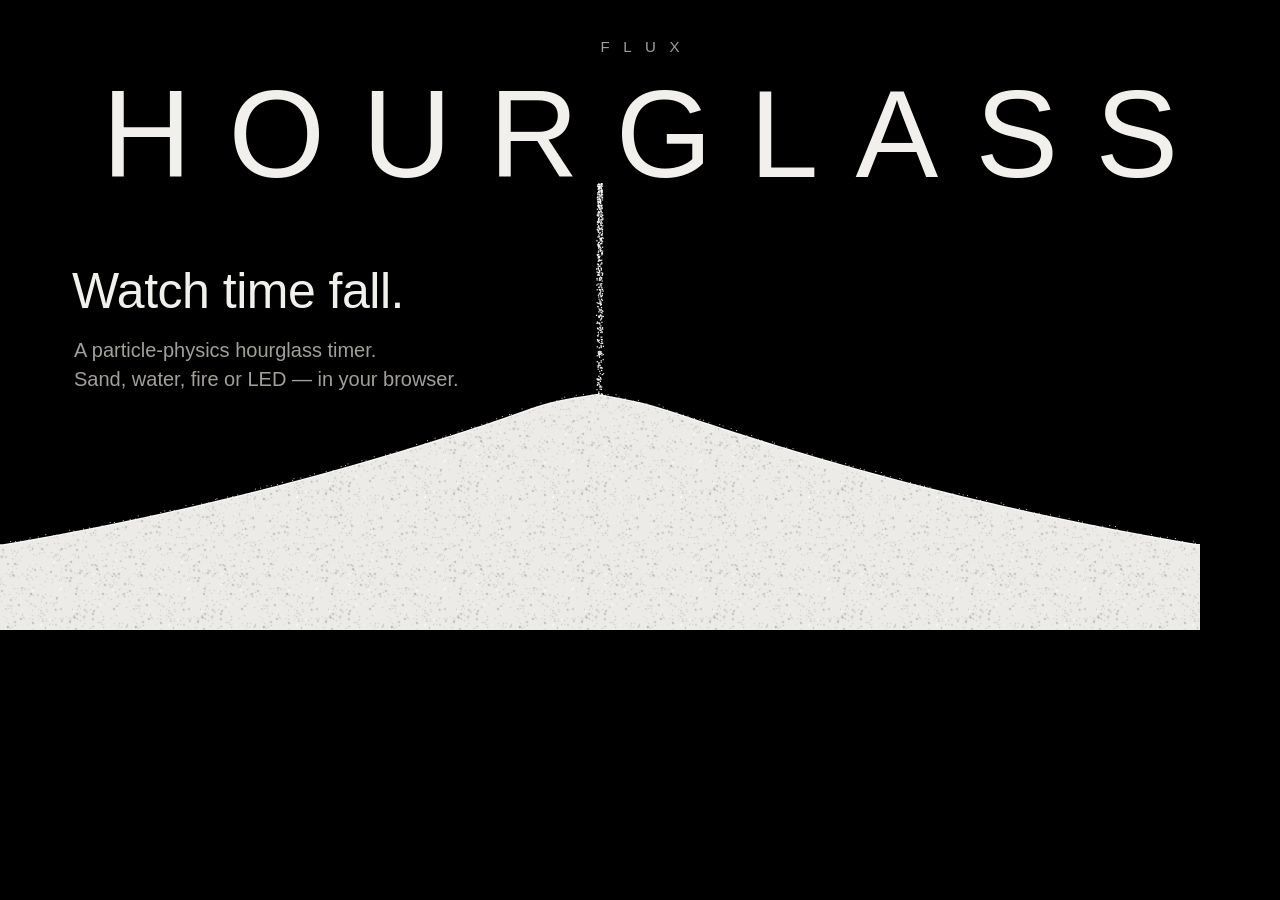
<file: scripts/web/og.html>
<!doctype html>
<!--
  Renders docs/assets/og.png (1200×630) from the real sand simulation.
  Serve the repo root over HTTP (ES modules don't load from file://), then:

    chrome --headless=new --hide-scrollbars --window-size=1200,630 \
      --virtual-time-budget=4000 --screenshot=docs/assets/og.png \
      http://localhost:5173/scripts/web/og.html

  Deterministic: a fixed seed and a fixed number of simulation steps.
-->
<html lang="en">
  <head>
    <meta charset="utf-8" />
    <style>
      html,
      body {
        margin: 0;
        width: 1200px;
        height: 630px;
        overflow: hidden;
        background: #000;
        color: #f2f0ec;
        font-family: "Segoe UI Variable Display", "Segoe UI", Roboto, "Helvetica Neue", Arial, sans-serif;
        font-weight: 300;
        -webkit-font-smoothing: antialiased;
      }
      canvas {
        position: absolute;
        inset: 0;
        width: 1200px;
        height: 630px;
      }
      .flux {
        position: absolute;
        top: 38px;
        left: 0;
        right: 0;
        text-align: center;
        font-size: 15px;
        letter-spacing: 0.9em;
        margin-right: -0.9em;
        color: #a3a09a;
      }
      .word {
        position: absolute;
        top: 72px;
        left: 0;
        right: -0.3em;
        text-align: center;
        font-size: 124px;
        font-weight: 200;
        line-height: 1;
        letter-spacing: 0.3em;
      }
      .tag {
        position: absolute;
        left: 72px;
        top: 262px;
        font-size: 50px;
        font-weight: 200;
        letter-spacing: -0.01em;
      }
      .sub {
        position: absolute;
        left: 74px;
        top: 336px;
        font-size: 20px;
        color: #a3a09a;
        line-height: 1.45;
      }
    </style>
  </head>
  <body>
    <canvas id="c" width="2400" height="1260"></canvas>
    <div class="flux">FLUX</div>
    <div class="word" id="word">HOURGLASS</div>
    <div class="tag">Watch time fall.</div>
    <div class="sub">A particle-physics hourglass timer.<br />Sand, water, fire or LED — in your browser.</div>
    <script type="module">
      import { SandSim } from '../../docs/js/sim/sand.js';
      import { DEFAULT_SETTINGS } from '../../docs/js/sim/util.js';

      const W = 1200;
      const H = 630;
      const word = document.getElementById('word').getBoundingClientRect();
      const sim = new SandSim({ seed: 3, maxFill: 0.34, spawnY: (word.bottom - 12) / H });
      sim.resize(W, H);
      const totalMs = 60000;
      const dt = 1 / 60;
      const steps = 42 * 60; // 42 s into a one-minute timer
      for (let i = 1; i <= steps; i++) {
        const remaining = 1 - (i * dt * 1000) / totalMs;
        sim.update(dt, { remaining, totalMs, gx: 0, gy: 9.81, settings: DEFAULT_SETTINGS });
      }
      const ctx = document.getElementById('c').getContext('2d');
      ctx.setTransform(2, 0, 0, 2, 0, 0);
      ctx.fillStyle = '#000';
      ctx.fillRect(0, 0, W, H);
      sim.draw(ctx, { settings: DEFAULT_SETTINGS, dpr: 2 });
    </script>
  </body>
</html>
</file>
<file: docs/css/landing.css>
/* Flux Hourglass — landing page.
   The page borrows the app's whole vocabulary: pure black, hairline type,
   letter-spaced capitals. The chrome stays grayscale; colour only appears
   inside the live materials (water, fire). */

:root {
  --void: #000;
  --grain: #f2f0ec;
  --ash: #a3a09a;
  --dust: #88857f;
  --hair: rgba(242, 240, 236, 0.12);
  --hair-2: rgba(242, 240, 236, 0.26);
  --font: -apple-system, BlinkMacSystemFont, "Segoe UI Variable Display", "Segoe UI", Roboto,
    "Helvetica Neue", Arial, "Apple SD Gothic Neo", "Malgun Gothic", "Noto Sans KR", sans-serif;
  --gutter: clamp(20px, 5vw, 64px);
  --max: 1240px;
  color-scheme: dark;
}

*,
*::before,
*::after {
  box-sizing: border-box;
}

html {
  background: var(--void);
  -webkit-text-size-adjust: 100%;
  scroll-behavior: smooth;
}

body {
  margin: 0;
  background: var(--void);
  color: var(--grain);
  font-family: var(--font);
  font-weight: 300;
  font-size: 16px;
  line-height: 1.6;
  -webkit-font-smoothing: antialiased;
  -moz-osx-font-smoothing: grayscale;
  overflow-x: hidden;
}

html[lang="ko"] [data-l="en"],
html[lang="en"] [data-l="ko"] {
  display: none !important;
}
html[lang="ko"] body {
  word-break: keep-all;
}

a {
  color: inherit;
}

button {
  font: inherit;
  color: inherit;
  background: none;
  border: 0;
  padding: 0;
  cursor: pointer;
}

:focus-visible {
  outline: 1px solid var(--grain);
  outline-offset: 4px;
  border-radius: 4px;
}

.skip {
  position: absolute;
  left: 12px;
  top: -60px;
  z-index: 20;
  padding: 8px 14px;
  background: var(--grain);
  color: var(--void);
  border-radius: 999px;
  font-size: 13px;
  text-decoration: none;
}
.skip:focus {
  top: 12px;
}

/* Letter-spaced capitals, optically centred (see app.css). */
.sp {
  --ls: 0.5em;
  text-transform: uppercase;
  letter-spacing: var(--ls);
  margin-right: calc(-1 * var(--ls));
}

/* ------------------------------------------------------------------ bar */

.bar {
  position: absolute;
  inset: 0 0 auto;
  z-index: 5;
  display: flex;
  align-items: center;
  justify-content: space-between;
  padding: calc(18px + env(safe-area-inset-top, 0px)) var(--gutter) 18px;
  font-size: 12px;
}
.brand {
  text-decoration: none;
  color: var(--ash);
  font-size: 11px;
}
.brand .sp {
  --ls: 0.6em;
}
.bar-nav {
  display: flex;
  align-items: center;
  gap: 22px;
}
.bar-nav a,
.bar-nav button {
  color: var(--ash);
  text-decoration: none;
  letter-spacing: 0.08em;
  transition: color 0.2s;
}
.bar-nav a:hover,
.bar-nav button:hover {
  color: var(--grain);
}

/* ----------------------------------------------------------------- hero */

.hero {
  position: relative;
  min-height: 100vh;
  min-height: 100svh;
  display: flex;
  flex-direction: column;
  overflow: hidden;
  touch-action: pan-y; /* vertical swipes scroll; sideways drags draw walls */
  -webkit-user-select: none;
  user-select: none;
}
.hero-canvas {
  position: absolute;
  inset: 0;
  width: 100%;
  height: 100%;
  display: block;
}

.hero-copy {
  position: relative;
  z-index: 1;
  width: 100%;
  max-width: var(--max);
  margin: 0 auto;
  padding: calc(96px + env(safe-area-inset-top, 0px)) var(--gutter) 0;
}
.headline {
  margin: 0 0 18px;
  max-width: 14ch;
  font-size: clamp(38px, 6.4vw, 88px);
  font-weight: 200;
  line-height: 1.02;
  letter-spacing: -0.02em;
}
html[lang="ko"] .headline {
  max-width: 11em;
  font-size: clamp(32px, 5.2vw, 72px);
  line-height: 1.15;
  letter-spacing: -0.03em;
}
.lede {
  margin: 0 0 28px;
  max-width: 38ch;
  color: var(--ash);
  font-size: clamp(15px, 1.25vw, 18px);
}
html[lang="ko"] .lede {
  max-width: 30em;
}

.cta {
  display: flex;
  flex-wrap: wrap;
  gap: 12px;
}
.btn {
  display: inline-flex;
  align-items: center;
  justify-content: center;
  min-height: 46px;
  padding: 0 24px;
  border: 1px solid var(--hair-2);
  border-radius: 999px;
  color: var(--grain);
  font-size: 13px;
  letter-spacing: 0.14em;
  text-transform: uppercase;
  text-decoration: none;
  transition: background-color 0.25s, color 0.25s, border-color 0.25s;
}
html[lang="ko"] .btn {
  letter-spacing: 0.04em;
  font-size: 14px;
}
.btn:hover {
  border-color: var(--grain);
}
.btn-solid {
  background: var(--grain);
  border-color: var(--grain);
  color: var(--void);
  font-weight: 400;
}
.btn-solid:hover {
  background: #fff;
}
.fine {
  margin: 14px 0 0;
  color: var(--dust);
  font-size: 12px;
  letter-spacing: 0.06em;
}

/* The word is the upper bulb; the stream leaks from beneath its centre. */
.word {
  position: relative;
  z-index: 1;
  /* Bottom margin keeps a minimum run of stream; spare height also lands
     below the word (the foot is pushed down by margin-top: auto). */
  margin: clamp(36px, 7vh, 72px) 0 clamp(140px, 22vh, 280px);
  padding: 0;
  text-align: center;
  font-size: clamp(34px, 10.4vw, 168px);
  font-weight: 200;
  line-height: 1;
  letter-spacing: 0.3em;
  margin-right: -0.3em;
  white-space: nowrap;
  color: var(--grain);
}
.word span {
  display: inline-block;
  animation: letter-in 1.1s cubic-bezier(0.2, 0.7, 0.2, 1) both;
  animation-delay: calc(var(--i) * 70ms + 150ms);
}
@keyframes letter-in {
  from {
    opacity: 0;
    transform: translateY(-0.18em);
    filter: blur(6px);
  }
}

/* Space reserved for the stream and the pile below the word. */
.hero-foot {
  position: relative;
  z-index: 1;
  margin-top: auto;
  display: flex;
  align-items: flex-end;
  justify-content: space-between;
  gap: 24px;
  padding: 0 var(--gutter) calc(22px + env(safe-area-inset-bottom, 0px));
  mix-blend-mode: difference; /* readable on black and on the white pile */
  pointer-events: none;
}
.clock {
  margin: 0;
  display: flex;
  align-items: flex-end;
  gap: 14px;
  color: #fff;
}
.clock-num {
  font-size: clamp(34px, 4.2vw, 56px);
  font-weight: 200;
  line-height: 0.9;
  font-variant-numeric: tabular-nums;
}
.clock-note {
  max-width: 21ch;
  font-size: 12px;
  line-height: 1.4;
  opacity: 0.75;
}
html[lang="ko"] .clock-note {
  max-width: 15em;
}
.hero-hint {
  margin: 0;
  color: #fff;
  font-size: 12px;
  letter-spacing: 0.08em;
  opacity: 0.75;
  text-align: right;
}
.hint-touch,
.tilt-btn {
  display: none;
}
@media (hover: none) {
  .hint-fine {
    display: none;
  }
  .hint-touch {
    display: inline;
  }
  .tilt-btn:not([hidden]) {
    display: inline-block;
  }
}
.tilt-btn {
  margin-left: 10px;
  padding: 6px 12px;
  border: 1px solid #fff;
  border-radius: 999px;
  pointer-events: auto;
  font-size: 11px;
  letter-spacing: 0.1em;
}

/* ------------------------------------------------------------- sections */

.section {
  width: 100%;
  max-width: var(--max);
  margin: 0 auto;
  padding: clamp(96px, 14vw, 180px) var(--gutter) 0;
}
.section-head {
  margin-bottom: clamp(36px, 5vw, 64px);
}
.section h2 {
  margin: 0;
  font-size: clamp(30px, 4.4vw, 60px);
  font-weight: 200;
  line-height: 1.08;
  letter-spacing: -0.02em;
}
html[lang="ko"] .section h2 {
  letter-spacing: -0.03em;
  line-height: 1.2;
}
.sub {
  margin: 16px 0 0;
  max-width: 44ch;
  color: var(--ash);
}
html[lang="ko"] .sub {
  max-width: 34em;
}
.note {
  margin: 28px 0 0;
  color: var(--ash);
  font-size: 14px;
}
.note a {
  color: var(--grain);
  text-underline-offset: 3px;
  text-decoration-color: var(--hair-2);
}
.note .sp {
  --ls: 0.3em;
  font-size: 12px;
  color: var(--grain);
}

.rise {
  opacity: 0;
  transform: translateY(18px);
  transition: opacity 1s ease, transform 1s cubic-bezier(0.2, 0.7, 0.2, 1);
}
.rise.in {
  opacity: 1;
  transform: none;
}

/* ------------------------------------------------------------ materials */

.cards {
  display: grid;
  grid-template-columns: repeat(4, minmax(0, 1fr));
  gap: clamp(16px, 2vw, 28px);
}
.card {
  display: flex;
  flex-direction: column;
  min-width: 0;
}
.screen {
  position: relative;
  aspect-ratio: 9 / 17;
  border-radius: 26px;
  overflow: hidden;
  background: #000;
  touch-action: pan-x pan-y;
  -webkit-user-select: none;
  user-select: none;
  -webkit-touch-callout: none;
  cursor: pointer;
}
.screen canvas {
  position: absolute;
  inset: 0;
  width: 100%;
  height: 100%;
  display: block;
}
/* Hairline bezel drawn above the canvas. */
.screen::after {
  content: "";
  position: absolute;
  inset: 0;
  border: 1px solid var(--hair);
  border-radius: inherit;
  pointer-events: none;
}
.card-reveal {
  position: absolute;
  inset: 0;
  display: flex;
  flex-direction: column;
  align-items: center;
  justify-content: center;
  gap: 10px;
  background: rgba(0, 0, 0, 0.88);
  opacity: 0;
  transition: opacity 0.25s;
  pointer-events: none;
}
.card-reveal .sp {
  --ls: 0.45em;
  font-size: 10px;
  color: rgba(255, 255, 255, 0.75);
}
.card-reveal b {
  font-weight: 300;
  font-size: clamp(20px, 2.2vw, 28px);
  font-variant-numeric: tabular-nums;
  white-space: nowrap;
}
.screen.pressed .card-reveal {
  opacity: 1;
  transition-duration: 0.15s;
}
.card-name {
  margin: 22px 0 8px;
  font-size: 12px;
  font-weight: 400;
}
.card-name.sp {
  --ls: 0.55em;
}
.card p {
  margin: 0 0 14px;
  color: var(--ash);
  font-size: 14px;
  line-height: 1.55;
}
.card-link {
  margin-top: auto;
  align-self: flex-start;
  color: var(--grain);
  font-size: 13px;
  text-decoration: none;
  border-bottom: 1px solid var(--hair-2);
  padding-bottom: 2px;
  transition: border-color 0.2s;
}
.card-link:hover {
  border-color: var(--grain);
}

/* ------------------------------------------------------------- gestures */

.verbs {
  margin: 0;
  display: grid;
  grid-template-columns: repeat(2, minmax(0, 1fr));
  gap: 0 clamp(24px, 5vw, 80px);
}
.verb {
  padding: 30px 0 38px;
  border-top: 1px solid var(--hair);
}
.verb dt {
  margin-bottom: 14px;
  font-size: clamp(36px, 5.6vw, 76px);
  font-weight: 200;
  line-height: 1;
}
.verb dt.sp {
  --ls: 0.34em;
}
.nowrap {
  white-space: nowrap;
}
.verb dd {
  margin: 0;
  max-width: 36ch;
  color: var(--ash);
}
html[lang="ko"] .verb dd {
  max-width: 26em;
}

/* ---------------------------------------------------------- link board */

.board {
  list-style: none;
  margin: 0;
  padding: 0;
  border-bottom: 1px solid var(--hair);
}
.row {
  display: grid;
  grid-template-columns: minmax(120px, 1.1fr) 2fr 1fr auto;
  align-items: center;
  gap: 16px;
  padding: 20px 0;
  border-top: 1px solid var(--hair);
}
.row-time {
  font-size: clamp(30px, 3.6vw, 46px);
  font-weight: 200;
  line-height: 1;
  font-variant-numeric: tabular-nums;
}
.row-name {
  font-size: 17px;
}
.row-mat {
  color: var(--dust);
  font-size: 11px;
}
.row-mat.sp {
  --ls: 0.45em;
}
.row-actions {
  display: flex;
  gap: 8px;
}
.row-open,
.row-copy {
  display: inline-flex;
  align-items: center;
  min-height: 38px;
  padding: 0 16px;
  border: 1px solid var(--hair-2);
  border-radius: 999px;
  font-size: 12px;
  letter-spacing: 0.08em;
  text-decoration: none;
  white-space: nowrap;
  transition: border-color 0.2s, background-color 0.2s, color 0.2s;
}
.row-open {
  background: var(--grain);
  border-color: var(--grain);
  color: var(--void);
}
.row-copy:hover {
  border-color: var(--grain);
}

/* -------------------------------------------------------------- privacy */

.ledger {
  margin: 0;
  max-width: 760px;
}
.ledger div {
  display: flex;
  align-items: baseline;
  gap: 16px;
  padding: 16px 0;
  border-top: 1px solid var(--hair);
}
.ledger div:last-child {
  border-bottom: 1px solid var(--hair);
}
.ledger dt {
  flex: 1;
  color: var(--ash);
}
.ledger dd {
  margin: 0;
  font-size: clamp(26px, 3vw, 38px);
  font-weight: 200;
  line-height: 1;
  font-variant-numeric: tabular-nums;
}
.ledger small {
  margin-left: 6px;
  font-size: 12px;
  color: var(--ash);
  letter-spacing: 0.08em;
}

/* ------------------------------------------------------------------ get */

.get-grid {
  display: grid;
  grid-template-columns: repeat(2, minmax(0, 1fr));
  gap: clamp(16px, 2.4vw, 32px);
}
.get-card {
  display: flex;
  flex-direction: column;
  align-items: flex-start;
  gap: 18px;
  padding: clamp(28px, 3.4vw, 44px);
  border: 1px solid var(--hair);
  border-radius: 26px;
}
.get-card h3 {
  margin: 0;
  font-size: 12px;
  font-weight: 400;
}
.get-card h3.sp {
  --ls: 0.55em;
}
.get-card p {
  margin: 0 0 6px;
  max-width: 40ch;
  color: var(--ash);
}
.quiet {
  color: var(--ash);
  font-size: 13px;
  text-underline-offset: 3px;
  text-decoration-color: var(--hair-2);
}

/* --------------------------------------------------------------- footer */

.foot {
  width: 100%;
  max-width: var(--max);
  margin: 0 auto;
  padding: clamp(96px, 12vw, 160px) var(--gutter) calc(36px + env(safe-area-inset-bottom, 0px));
  color: var(--dust);
  font-size: 13px;
}
.versions {
  border-top: 1px solid var(--hair);
  padding: 18px 0;
}
.versions summary {
  cursor: pointer;
  color: var(--ash);
  letter-spacing: 0.06em;
}
.versions table {
  width: 100%;
  margin-top: 18px;
  border-collapse: collapse;
  font-size: 13px;
}
.versions th,
.versions td {
  text-align: left;
  vertical-align: top;
  padding: 10px 16px 10px 0;
  border-top: 1px solid var(--hair);
}
.versions th {
  font-weight: 400;
  font-size: 11px;
  letter-spacing: 0.16em;
  text-transform: uppercase;
}
.versions td {
  color: var(--ash);
}
.versions td:nth-child(2) {
  white-space: nowrap;
}
.versions a {
  color: var(--grain);
}
.foot-row {
  display: flex;
  flex-wrap: wrap;
  justify-content: space-between;
  gap: 16px;
  padding-top: 18px;
  border-top: 1px solid var(--hair);
}
.foot-links {
  display: flex;
  gap: 20px;
}
.foot a {
  color: var(--ash);
  text-decoration: none;
}
.foot a:hover {
  color: var(--grain);
}

/* ---------------------------------------------------------------- toast */

.toast {
  position: fixed;
  left: 50%;
  bottom: calc(28px + env(safe-area-inset-bottom, 0px));
  z-index: 30;
  transform: translate(-50%, 12px);
  padding: 10px 18px;
  border-radius: 999px;
  background: var(--grain);
  color: var(--void);
  font-size: 13px;
  opacity: 0;
  pointer-events: none;
  transition: opacity 0.25s, transform 0.25s;
}
.toast.on {
  opacity: 1;
  transform: translate(-50%, 0);
}

/* ----------------------------------------------------------- responsive */

/* Landscape screens: the word becomes a masthead, the stream falls the full
   height of the page, and the copy sits in the left half beside it. */
@media (min-width: 900px) and (min-aspect-ratio: 5/4) {
  .hero {
    height: 100vh;
    height: 100svh;
    min-height: 640px;
  }
  .word {
    order: 0;
    margin: 0 -0.3em 0 0;
    padding: calc(76px + env(safe-area-inset-top, 0px)) 0 0;
    font-size: clamp(64px, min(10.4vw, 17vh), 168px);
  }
  .hero-copy {
    order: 1;
    padding-top: clamp(28px, 6vh, 72px);
  }
  .hero-copy > * {
    max-width: min(calc(50vw - var(--gutter) - 56px), 560px);
  }
  .headline {
    font-size: clamp(40px, min(4.8vw, 8vh), 80px);
  }
  html[lang="ko"] .headline {
    font-size: clamp(34px, min(3.9vw, 6.6vh), 64px);
  }
  .hero-foot {
    order: 2;
    margin-top: auto;
  }
}

@media (max-width: 1020px) {
  .cards {
    display: flex;
    overflow-x: auto;
    scroll-snap-type: x mandatory;
    margin: 0 calc(-1 * var(--gutter));
    padding: 0 var(--gutter) 8px;
    scroll-padding: 0 var(--gutter);
    scrollbar-width: none;
  }
  .cards::-webkit-scrollbar {
    display: none;
  }
  .card {
    flex: 0 0 min(64vw, 300px);
    scroll-snap-align: start;
  }
}

@media (max-width: 760px) {
  .verbs,
  .get-grid {
    grid-template-columns: 1fr;
  }
  .row {
    grid-template-columns: auto 1fr;
    grid-template-areas:
      "time name"
      "time mat"
      "act act";
    row-gap: 6px;
    column-gap: 20px;
  }
  .row-time {
    grid-area: time;
    align-self: center;
  }
  .row-name {
    grid-area: name;
    align-self: end;
  }
  .row-mat {
    grid-area: mat;
    align-self: start;
  }
  .row-actions {
    grid-area: act;
    margin-top: 10px;
  }
  .hero-copy {
    padding-top: calc(84px + env(safe-area-inset-top, 0px));
  }
  .hero-foot {
    flex-direction: column;
    align-items: flex-start;
    gap: 10px;
  }
  .hero-hint {
    text-align: left;
  }
  .clock-note {
    max-width: 24ch;
  }
  .versions td:nth-child(3) {
    min-width: 12em;
  }
  .versions {
    overflow-x: auto;
  }
}

@media (max-width: 420px) {
  .bar-nav {
    gap: 16px;
  }
  .btn {
    padding: 0 20px;
  }
}

@media (prefers-reduced-motion: reduce) {
  html {
    scroll-behavior: auto;
  }
  .word span {
    animation: none;
  }
  .rise {
    opacity: 1;
    transform: none;
    transition: none;
  }
}
</file>
<file: docs/css/app.css>
/* Hourglass web app — a faithful port of the Android screens.
   Pure black, hairline type, letter-spaced capitals; colour only ever comes
   from the materials themselves (water, fire). */

:root {
  --font: -apple-system, BlinkMacSystemFont, "Segoe UI Variable Display", "Segoe UI", Roboto,
    "Helvetica Neue", Arial, "Apple SD Gothic Neo", "Malgun Gothic", "Noto Sans KR", sans-serif;
  --white: #fff;
  --w95: rgba(255, 255, 255, 0.95);
  --w85: rgba(255, 255, 255, 0.85);
  --w75: rgba(255, 255, 255, 0.75);
  --w60: rgba(255, 255, 255, 0.6);
  --w45: rgba(255, 255, 255, 0.45);
  --safe-t: env(safe-area-inset-top, 0px);
  --safe-b: env(safe-area-inset-bottom, 0px);
  --safe-l: env(safe-area-inset-left, 0px);
  --safe-r: env(safe-area-inset-right, 0px);
  color-scheme: dark;
}

*,
*::before,
*::after {
  box-sizing: border-box;
}

html,
body {
  margin: 0;
  min-height: 100%;
  background: #000;
  color: var(--white);
  font-family: var(--font);
  font-weight: 300;
  -webkit-font-smoothing: antialiased;
  -moz-osx-font-smoothing: grayscale;
  -webkit-tap-highlight-color: transparent;
  overscroll-behavior: none;
}

button {
  font: inherit;
  color: inherit;
  background: none;
  border: 0;
  padding: 0;
  margin: 0;
  cursor: pointer;
  touch-action: manipulation;
  -webkit-user-select: none;
  user-select: none;
}

:focus-visible {
  outline: 1px solid var(--w75);
  outline-offset: 4px;
  border-radius: 6px;
}

[hidden] {
  display: none !important;
}

.sr-only {
  position: absolute;
  width: 1px;
  height: 1px;
  overflow: hidden;
  clip: rect(0 0 0 0);
  white-space: nowrap;
}

/* Letter-spaced capitals. The negative right margin cancels the trailing
   gap so spaced words stay optically centred. */
.sp {
  --ls: 0.5em;
  text-transform: uppercase;
  letter-spacing: var(--ls);
  margin-right: calc(-1 * var(--ls));
}

/* ---------------------------------------------------------------- setup */

.setup {
  min-height: 100vh;
  min-height: 100svh;
  width: 100%;
  max-width: 480px;
  margin: 0 auto;
  display: flex;
  flex-direction: column;
  align-items: center;
  justify-content: space-between;
  gap: 20px;
  padding: calc(8px + var(--safe-t)) calc(24px + var(--safe-r)) calc(16px + var(--safe-b))
    calc(24px + var(--safe-l));
}

.top {
  width: 100%;
  display: grid;
  grid-template-columns: 1fr auto 1fr;
  align-items: center;
  padding-top: 24px;
}

.title {
  margin: 0;
  font-size: 12px;
  font-weight: 300;
  color: var(--w75);
  text-align: center;
}
.title .sp {
  --ls: 0.55em;
}

.corner {
  justify-self: start;
  padding: 12px 8px;
  font-size: 10px;
  color: rgba(255, 255, 255, 0.55);
  transition: color 0.2s;
}
.corner:last-child {
  justify-self: end;
}
.corner .sp {
  --ls: 0.4em;
}
.corner:hover {
  color: var(--white);
}

/* Mode filmstrip */
.modes-wrap {
  position: relative;
  width: calc(100% + 48px);
  margin: 0 -24px;
}
.modes-wrap::before,
.modes-wrap::after {
  content: "";
  position: absolute;
  top: 0;
  bottom: 0;
  width: 48px;
  pointer-events: none;
  z-index: 1;
}
.modes-wrap::before {
  left: 0;
  background: linear-gradient(90deg, #000, transparent);
}
.modes-wrap::after {
  right: 0;
  background: linear-gradient(270deg, #000, transparent);
}
.modes {
  display: flex;
  gap: 28px;
  overflow-x: auto;
  padding: 4px 48px;
  scrollbar-width: none;
  scroll-behavior: smooth;
}
.modes::-webkit-scrollbar {
  display: none;
}
.mode {
  flex: none;
  display: flex;
  flex-direction: column;
  align-items: center;
  gap: 6px;
  padding: 8px 4px;
  font-size: 11px;
  color: var(--w45);
  transition: color 0.2s;
}
.mode:first-child {
  margin-left: auto;
}
.mode:last-child {
  margin-right: auto;
}
.mode .sp {
  --ls: 0.5em;
}
.mode::after {
  content: "";
  width: 20px;
  height: 1px;
  background: transparent;
  transition: background 0.25s;
}
.mode[aria-checked="true"] {
  color: var(--white);
  font-weight: 500;
}
.mode[aria-checked="true"]::after {
  background: var(--w85);
}
.mode:hover {
  color: var(--white);
}

/* Presets */
.presets {
  width: 100%;
  display: flex;
  justify-content: space-evenly;
  padding: 0 8px;
}
.presets button {
  padding: 10px 6px;
  font-size: 13px;
  letter-spacing: 0.06em;
  color: rgba(255, 255, 255, 0.78);
  transition: color 0.2s;
}
.presets button:hover {
  color: var(--white);
}

/* Time picker */
.picker {
  width: 100%;
  display: flex;
  align-items: center;
  justify-content: space-evenly;
}
.col {
  display: flex;
  flex-direction: column;
  align-items: center;
  touch-action: none;
  -webkit-user-select: none;
  user-select: none;
  cursor: ns-resize;
}
.col .lbl {
  font-size: 11px;
  color: var(--w60);
  margin-bottom: 8px;
}
.arrow {
  width: 44px;
  height: 40px;
  display: grid;
  place-items: center;
  color: var(--w60);
  transition: color 0.2s;
}
.arrow:hover {
  color: var(--white);
}
.arrow svg {
  width: 20px;
  height: 20px;
  fill: none;
  stroke: currentColor;
  stroke-width: 2;
  stroke-linecap: round;
  stroke-linejoin: round;
}
.num {
  font-size: clamp(54px, 7.5vh, 76px);
  font-weight: 300;
  line-height: 1.12;
  font-variant-numeric: tabular-nums;
  min-width: 2.1ch;
  text-align: center;
  border-radius: 8px;
}
.colon {
  font-size: clamp(40px, 5.5vh, 56px);
  color: var(--w45);
  padding-bottom: 24px;
}
.picker.nudge {
  animation: nudge 0.36s ease;
}
@keyframes nudge {
  25% { transform: translateX(-6px); }
  75% { transform: translateX(6px); }
}

/* START — thin letters over a single hairline */
.start,
.line-btn {
  display: inline-flex;
  flex-direction: column;
  align-items: center;
  gap: 12px;
  padding: 12px 24px;
}
.start {
  margin-bottom: 40px;
  font-size: 18px;
}
.start .sp {
  --ls: 0.55em;
}
.start::after,
.line-btn::after {
  content: "";
  width: 56px;
  height: 1px;
  background: var(--w85);
  transition: width 0.3s ease;
}
.start:hover::after,
.line-btn:hover::after {
  width: 84px;
}

/* ------------------------------------------------------------- running */

.run {
  position: fixed;
  inset: 0;
  overflow: hidden;
  touch-action: none;
  -webkit-user-select: none;
  user-select: none;
  -webkit-touch-callout: none;
}
.run.can-draw {
  cursor: crosshair;
}
#stage {
  position: absolute;
  inset: 0;
  width: 100%;
  height: 100%;
  display: block;
}

.hint {
  position: absolute;
  top: calc(20px + var(--safe-t));
  left: 16px;
  right: 16px;
  margin: 0;
  text-align: center;
  font-size: 11px;
  letter-spacing: 0.16em;
  color: rgba(255, 255, 255, 0.55);
  opacity: 0;
  transition: opacity 0.8s ease;
  pointer-events: none;
}
.hint.on {
  opacity: 1;
}

.reveal {
  position: absolute;
  inset: 0;
  display: flex;
  flex-direction: column;
  align-items: center;
  justify-content: center;
  background: rgba(0, 0, 0, 0.88);
  opacity: 0;
  transition: opacity 0.25s ease;
  pointer-events: none;
}
.reveal.on {
  opacity: 1;
  transition-duration: 0.15s;
}
.reveal .lbl,
.paused .lbl {
  font-size: 12px;
  color: var(--w75);
  margin-bottom: 16px;
}
.reveal .time,
.paused .time {
  font-size: clamp(40px, 11vw, 88px);
  font-weight: 300;
  letter-spacing: 0.02em;
  font-variant-numeric: tabular-nums;
  white-space: nowrap;
}

.controls {
  position: absolute;
  left: 0;
  right: 0;
  bottom: 0;
  display: flex;
  justify-content: space-between;
  align-items: flex-end;
  padding: 20px calc(24px + var(--safe-r)) calc(20px + var(--safe-b)) calc(24px + var(--safe-l));
  pointer-events: none;
  transition: opacity 0.6s ease;
}
.pill {
  pointer-events: auto;
  padding: 9px 16px;
  border-radius: 999px;
  background: rgba(0, 0, 0, 0.55);
  -webkit-backdrop-filter: blur(6px);
  backdrop-filter: blur(6px);
  font-size: 12px;
  color: var(--w95);
}
.pill .sp {
  --ls: 0.35em;
}
.pill:hover {
  background: rgba(0, 0, 0, 0.8);
}

/* Behind the pause overlay only the frozen scene should show through. */
.run.frozen .controls,
.run.frozen .hint {
  visibility: hidden;
}

/* Desktop: fade chrome and cursor away while you watch. */
@media (hover: hover) {
  .run.idle {
    cursor: none;
  }
  .run.idle .controls {
    opacity: 0;
  }
}

/* -------------------------------------------------------------- paused */

.paused {
  position: fixed;
  inset: 0;
  display: flex;
  flex-direction: column;
  align-items: center;
  justify-content: space-between;
  padding: calc(56px + var(--safe-t)) 24px calc(40px + var(--safe-b));
  background: rgba(0, 0, 0, 0.9);
  animation: fade-in 0.25s ease;
}
.paused-mid {
  display: flex;
  flex-direction: column;
  align-items: center;
  gap: 12px;
}
.paused .pct {
  font-size: 11px;
  color: rgba(255, 255, 255, 0.7);
}
.paused-actions {
  width: 100%;
  max-width: 480px;
  display: flex;
  justify-content: space-evenly;
  align-items: center;
}
.line-btn {
  font-size: 17px;
}
.line-btn.small {
  font-size: 14px;
  color: var(--w85);
}
.line-btn.small::after {
  width: 36px;
  background: rgba(255, 255, 255, 0.55);
}
.line-btn .sp {
  --ls: 0.45em;
}

/* ---------------------------------------------------------------- done */

.done {
  position: fixed;
  inset: 0;
  display: grid;
  place-items: center;
  background: #000;
}
.done::before {
  content: "";
  position: absolute;
  inset: 0;
  background: #fff;
  opacity: 0.1;
  animation: pulse 3s ease-in-out infinite;
}
@keyframes pulse {
  50% { opacity: 0.6; }
}
.done-inner {
  position: relative;
  display: flex;
  flex-direction: column;
  align-items: center;
  text-align: center;
  padding: 24px;
}
.end {
  margin: 0 0 12px;
  font-size: clamp(64px, 16vw, 120px);
  font-weight: 300;
}
.end.sp {
  --ls: 0.16em;
}
.done .sub {
  margin: 0 0 64px;
  font-size: 12px;
  color: rgba(255, 255, 255, 0.8);
}

@keyframes fade-in {
  from { opacity: 0; }
}

/* ------------------------------------------------------ settings sheet */

.sheet {
  width: 100%;
  max-width: 520px;
  margin: auto auto 0;
  padding: 0;
  border: 0;
  border-top: 1px solid rgba(255, 255, 255, 0.1);
  border-radius: 16px 16px 0 0;
  background: #000;
  color: var(--white);
}
.sheet[open] {
  animation: sheet-up 0.28s cubic-bezier(0.2, 0.8, 0.2, 1);
}
.sheet::backdrop {
  background: rgba(0, 0, 0, 0.85);
}
@keyframes sheet-up {
  from { transform: translateY(40px); opacity: 0; }
}
.sheet-body {
  display: flex;
  flex-direction: column;
  align-items: stretch;
  gap: 20px;
  padding: 32px 24px calc(24px + var(--safe-b));
}
.sheet-title {
  margin: 0 0 4px;
  text-align: center;
  font-size: 12px;
  font-weight: 300;
  color: var(--w85);
}
.slider {
  display: flex;
  flex-direction: column;
  gap: 10px;
}
.slider .row {
  display: flex;
  justify-content: space-between;
  align-items: baseline;
}
.slider .name {
  font-size: 9px;
  color: rgba(255, 255, 255, 0.55);
}
.slider .name.sp {
  --ls: 0.3em;
}
.slider output {
  font-size: 11px;
  font-variant-numeric: tabular-nums;
}
input[type="range"] {
  -webkit-appearance: none;
  appearance: none;
  width: 100%;
  height: 28px;
  margin: 0;
  background: transparent;
  cursor: pointer;
  --pct: 50%;
}
input[type="range"]::-webkit-slider-runnable-track {
  height: 2px;
  background: linear-gradient(90deg, var(--w85) var(--pct), rgba(255, 255, 255, 0.2) var(--pct));
}
input[type="range"]::-moz-range-track {
  height: 2px;
  background: rgba(255, 255, 255, 0.2);
}
input[type="range"]::-moz-range-progress {
  height: 2px;
  background: var(--w85);
}
input[type="range"]::-webkit-slider-thumb {
  -webkit-appearance: none;
  width: 18px;
  height: 18px;
  margin-top: -8px;
  border-radius: 50%;
  background: #fff;
  border: 0;
}
input[type="range"]::-moz-range-thumb {
  width: 18px;
  height: 18px;
  border-radius: 50%;
  background: #fff;
  border: 0;
}
.level {
  display: flex;
  justify-content: center;
}
.done-btn {
  align-self: center;
  margin-top: 8px;
  font-size: 12px;
}

/* ---------------------------------------------------------------- toast */

.toast {
  position: fixed;
  left: 50%;
  bottom: calc(28px + var(--safe-b));
  transform: translate(-50%, 12px);
  max-width: calc(100% - 32px);
  padding: 10px 18px;
  border-radius: 999px;
  background: rgba(20, 20, 20, 0.92);
  border: 1px solid rgba(255, 255, 255, 0.12);
  font-size: 12px;
  letter-spacing: 0.08em;
  color: var(--w95);
  opacity: 0;
  pointer-events: none;
  transition: opacity 0.25s, transform 0.25s;
  z-index: 10;
}
.toast.on {
  opacity: 1;
  transform: translate(-50%, 0);
}

.noscript {
  position: fixed;
  inset: auto 0 24px;
  text-align: center;
  color: var(--w75);
  font-size: 13px;
}

@media (prefers-reduced-motion: reduce) {
  *,
  *::before,
  *::after {
    animation-duration: 0.01ms !important;
    animation-iteration-count: 1 !important;
    transition-duration: 0.01ms !important;
    scroll-behavior: auto !important;
  }
  .done::before {
    opacity: 0.3;
  }
}
</file>
